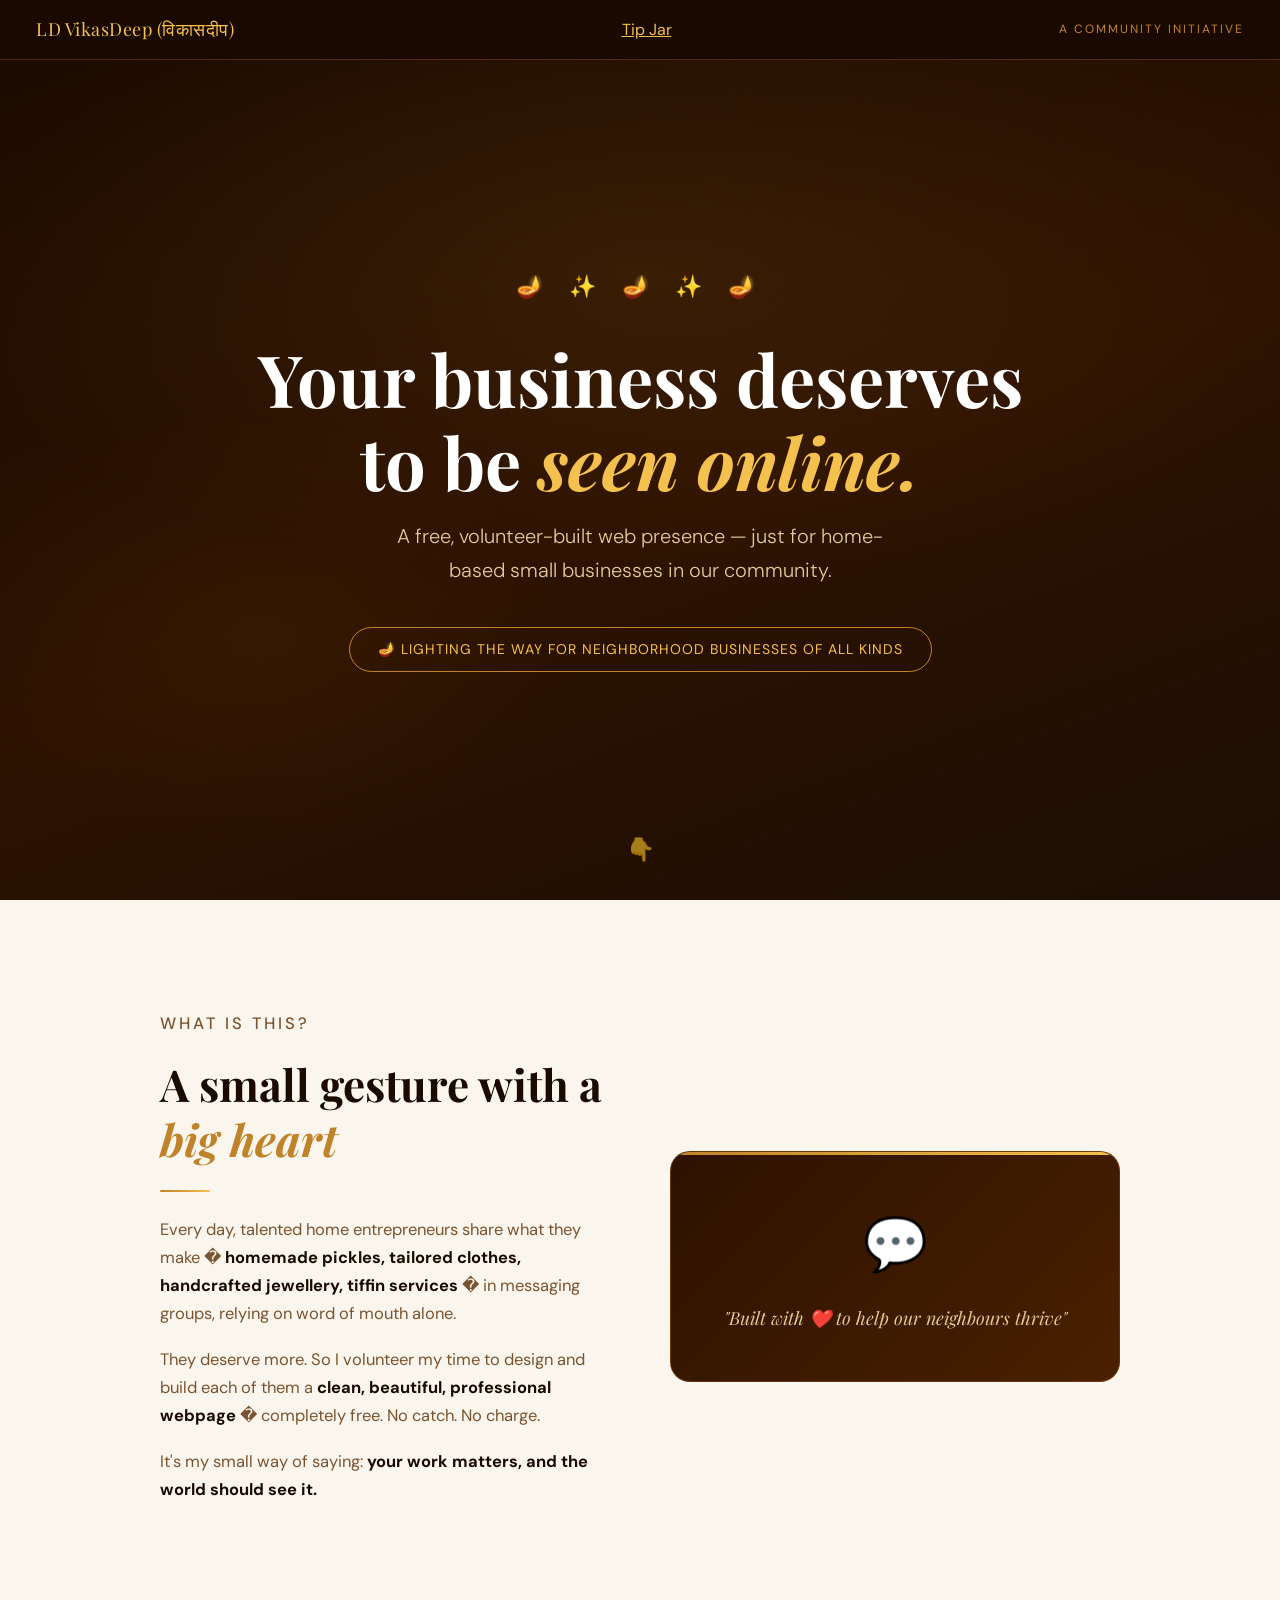
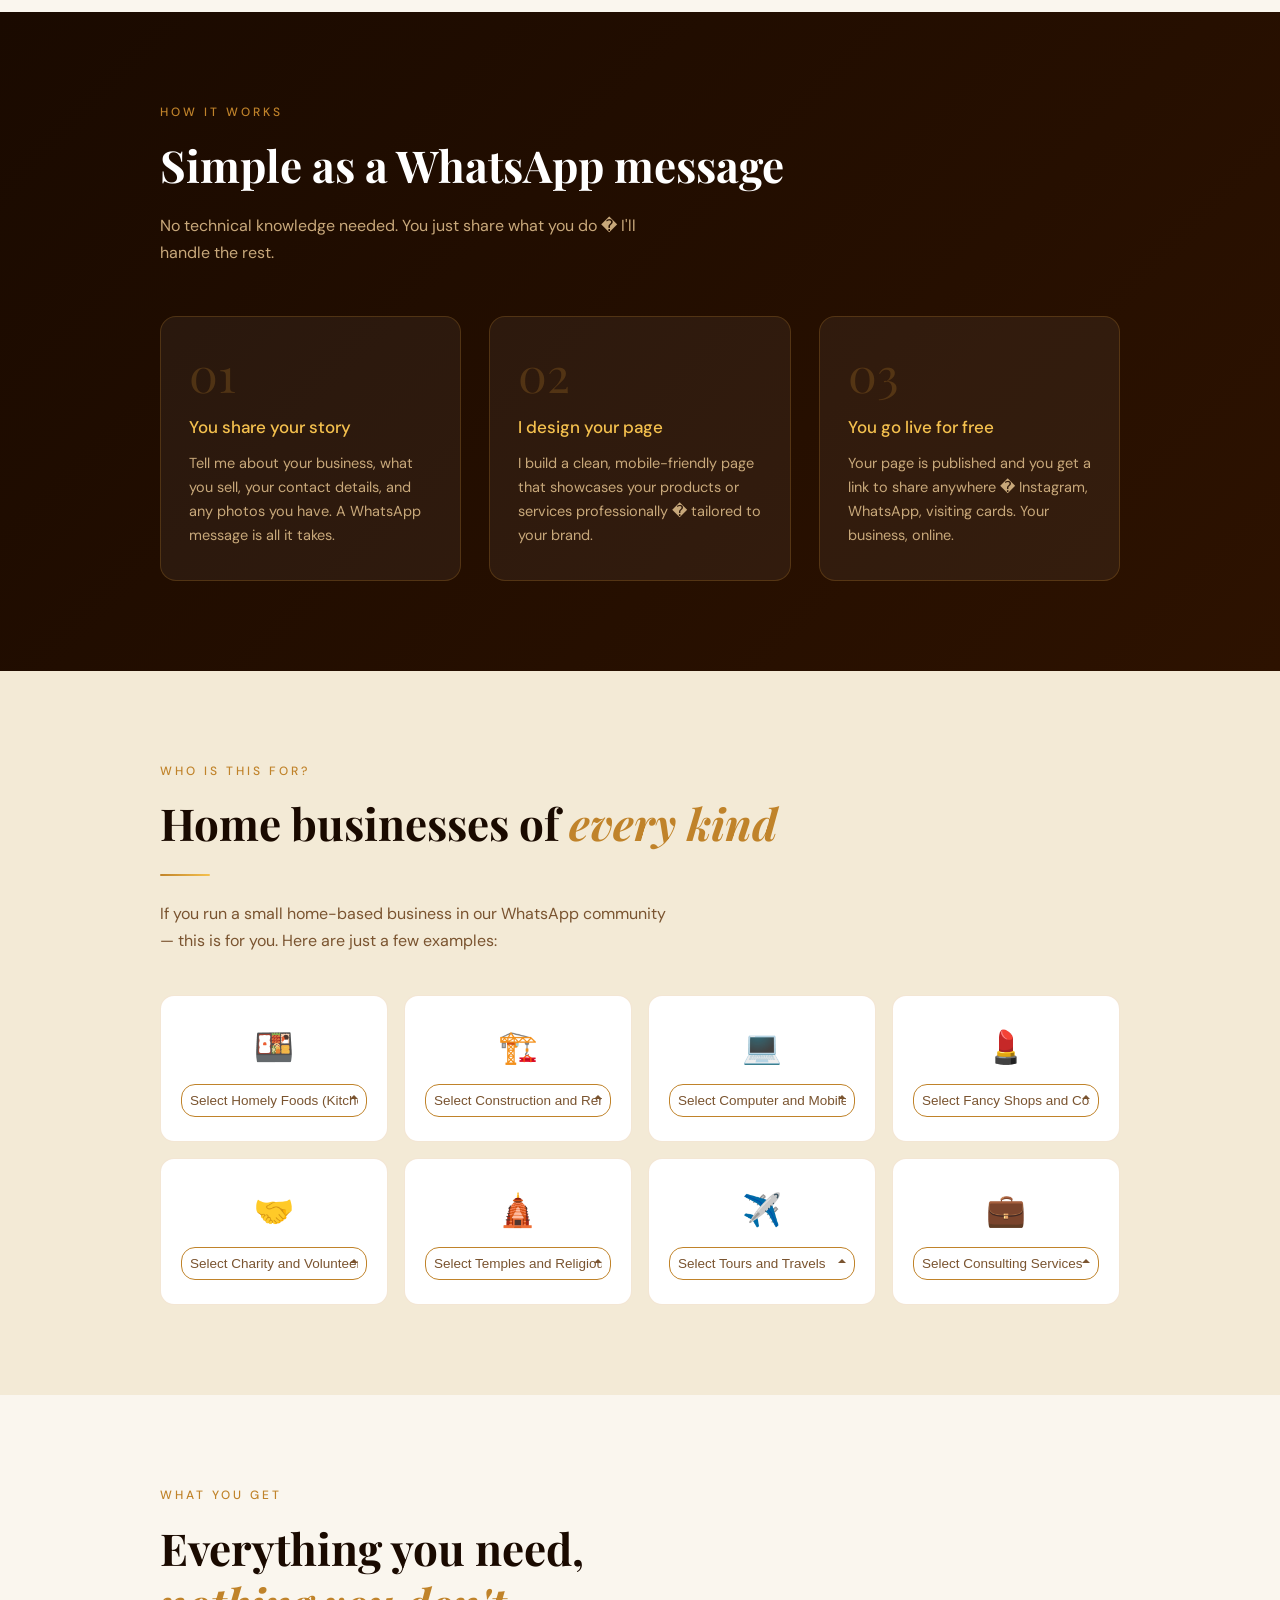
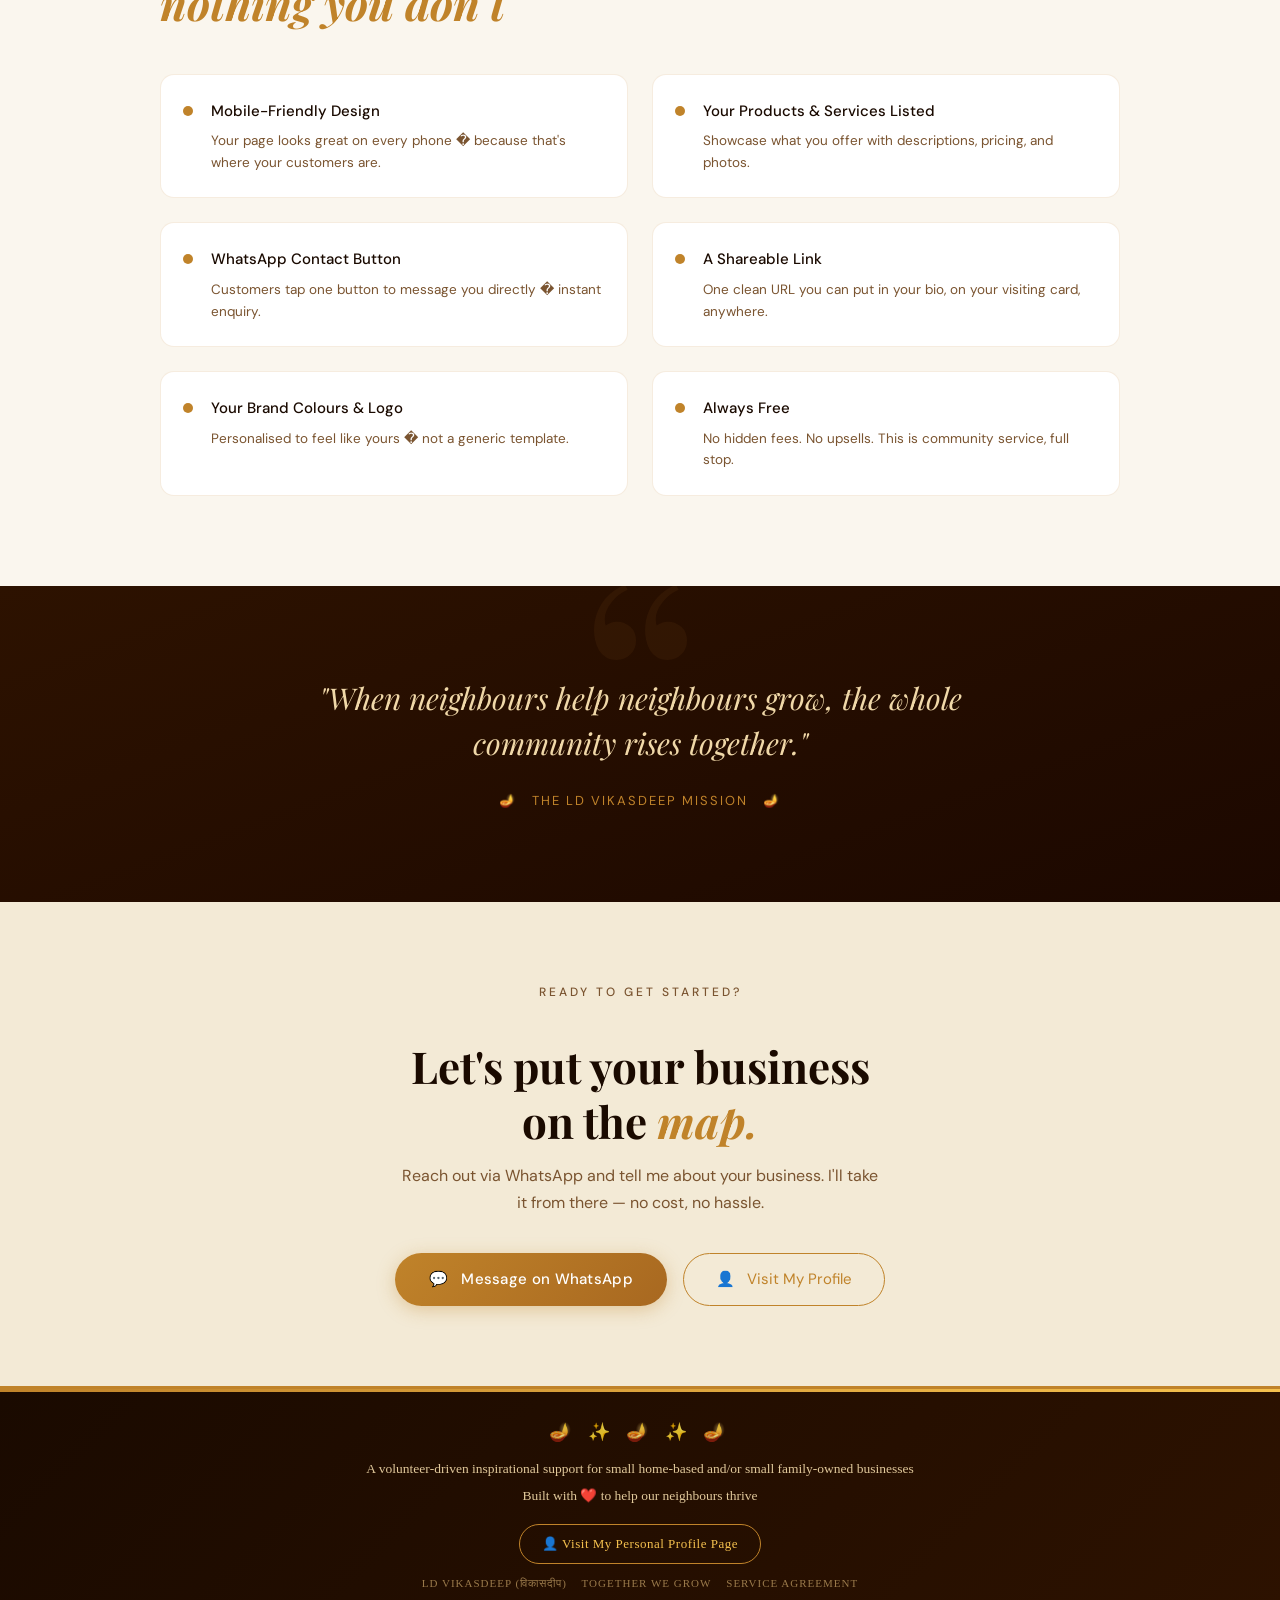
<file: index.html>
<!DOCTYPE html>
<html lang="en">
<head>
<meta charset="UTF-8">
<meta name="viewport" content="width=device-width, initial-scale=1.0">
<title>LD VikasDeep (विकासदीप)  Free Internet Presence for Neighborhood Businesses</title>
<link href="https://fonts.googleapis.com/css2?family=Playfair+Display:ital,wght@0,400;0,700;1,400&family=DM+Sans:wght@300;400;500&display=swap" rel="stylesheet">
<link rel="stylesheet" href="./assets/styles/styles.css"/>
</head>
<body>

<!-- -- NAV --><!-- Adding a link to the tip jar page -->
<nav>
  <a class="nav-brand" href="#">LD VikasDeep (विकासदीप)  <a href="tipjar.html" style="color:var(--gold2);">Tip Jar</a></a>
  <span class="nav-tag">A Community Initiative</span>
</nav>

<!-- -- HERO -- -->
<section class="hero">
  <div class="hero-kolam">🪔 ✨ 🪔 ✨ 🪔</div>
  <h1>Your business deserves<br>to be <em>seen online.</em></h1>
  <p class="hero-sub">A free, volunteer-built web presence — just for home-based small businesses in our community.</p>
  <span class="hero-badge">🪔 Lighting the way for neighborhood businesses of all kinds</span>
  <div class="hero-scroll">👇</div>
</section>

<!-- -- WHAT IS THIS -- -->
<section id="about">
  <div class="container">
    <div class="what-grid">
      <div class="what-text">
        <p class="section-label">What is this?</p>
        <h2 class="section-title">A small gesture with a <em>big heart</em></h2>
        <div class="divider-line"></div>
        <p>Every day, talented home entrepreneurs share what they make � <strong>homemade pickles, tailored clothes, handcrafted jewellery, tiffin services</strong> � in messaging groups, relying on word of mouth alone.</p>
        <p>They deserve more. So I volunteer my time to design and build each of them a <strong>clean, beautiful, professional webpage</strong> � completely free. No catch. No charge.</p>
        <p>It's my small way of saying: <strong>your work matters, and the world should see it.</strong></p>
      </div>
      <div class="what-visual">
        <span class="wa-icon">💬</span>
        <p>"Built with <span class="heart">❤️</span> to help our neighbours thrive"</p>
      </div>
    </div>
  </div>
</section>

<!-- -- HOW IT WORKS -- -->
<section class="how-section" id="how">
  <div class="container">
    <p class="section-label">How it works</p>
    <h2 class="section-title">Simple as a WhatsApp message</h2>
    <p class="subtitle">No technical knowledge needed. You just share what you do � I'll handle the rest.</p>
    <div class="steps-row">
      <div class="step-card">
        <span class="step-num">01</span>
        <h3>You share your story</h3>
        <p>Tell me about your business, what you sell, your contact details, and any photos you have. A WhatsApp message is all it takes.</p>
      </div>
      <div class="step-card">
        <span class="step-num">02</span>
        <h3>I design your page</h3>
        <p>I build a clean, mobile-friendly page that showcases your products or services professionally � tailored to your brand.</p>
      </div>
      <div class="step-card">
        <span class="step-num">03</span>
        <h3>You go live for free</h3>
        <p>Your page is published and you get a link to share anywhere � Instagram, WhatsApp, visiting cards. Your business, online.</p>
      </div>
    </div>
  </div>
</section>

<!-- -- WHO IS THIS FOR -- -->
<section class="for-section" id="who">
  <div class="container">
    <p class="section-label">Who is this for?</p>
    <h2 class="section-title">Home businesses of <em>every kind</em></h2>
    <div class="divider-line"></div>
    <p style="color:var(--muted);max-width:520px;">If you run a small home-based business in our WhatsApp community — this is for you. Here are just a few examples:</p>
    <div class="biz-grid" id="business-grid">

    </div>
    <script src="./assets/scripts/business-loader.js"></script>

  </div>
</section>

<!-- -- WHAT YOU GET -- -->
<section id="features">
  <div class="container">
    <p class="section-label">What you get</p>
    <h2 class="section-title">Everything you need,<br><em>nothing you don't</em></h2>
    <div class="get-grid">
      <div class="get-item"><div class="get-dot"></div><div><h4>Mobile-Friendly Design</h4><p>Your page looks great on every phone � because that's where your customers are.</p></div></div>
      <div class="get-item"><div class="get-dot"></div><div><h4>Your Products &amp; Services Listed</h4><p>Showcase what you offer with descriptions, pricing, and photos.</p></div></div>
      <div class="get-item"><div class="get-dot"></div><div><h4>WhatsApp Contact Button</h4><p>Customers tap one button to message you directly � instant enquiry.</p></div></div>
      <div class="get-item"><div class="get-dot"></div><div><h4>A Shareable Link</h4><p>One clean URL you can put in your bio, on your visiting card, anywhere.</p></div></div>
      <div class="get-item"><div class="get-dot"></div><div><h4>Your Brand Colours &amp; Logo</h4><p>Personalised to feel like yours � not a generic template.</p></div></div>
      <div class="get-item"><div class="get-dot"></div><div><h4>Always Free</h4><p>No hidden fees. No upsells. This is community service, full stop.</p></div></div>
    </div>
  </div>
</section>

<!-- -- QUOTE -- -->
<section class="quote-section">
  <div class="container">
    <blockquote>"When neighbours help neighbours grow, the whole community rises together."</blockquote>
    <p class="quote-credit">🪔 &nbsp; The LD VikasDeep Mission &nbsp; 🪔</p>
  </div>
</section>

<!-- -- CTA -- -->
<section class="cta-section" id="contact">
  <div class="container">
    <p class="section-label">Ready to get started?</p>
    <h2 class="section-title">Let's put your business<br>on the <em>map.</em></h2>
    <p>Reach out via WhatsApp and tell me about your business. I'll take it from there — no cost, no hassle.</p>
    <div class="cta-buttons">
      <a href="https://wa.me/919999999999" class="btn-primary" target="_blank">💬 &nbsp; Message on WhatsApp</a>
      <a href="https://lavanyadeepak.rf.gd/" class="btn-outline" target="_blank">👤 &nbsp; Visit My Profile</a>
    </div>
  </div>
</section>

<!-- -- FOOTER -- -->
<footer class="community-footer">
  <div class="kolam-divider">🪔 ✨ 🪔 ✨ 🪔</div>
  <p>A volunteer‑driven inspirational support for small home‑based and/or small family‑owned businesses</p>
  <p>Built with <span class="heart">❤️</span> to help our neighbours thrive</p>
  <a href="https://lavanyadeepak.rf.gd/" class="home-link" target="_blank" rel="noopener">
    👤 Visit My Personal Profile Page
  </a>
  <br>
  <span class="tag">LD VikasDeep (विकासदीप) &nbsp;&nbsp; Together We Grow &nbsp;&nbsp; <a href="tos.html" style="color:inherit;text-decoration:none;">Service Agreement</a></span>
</footer>

</body>
</html>
</file>
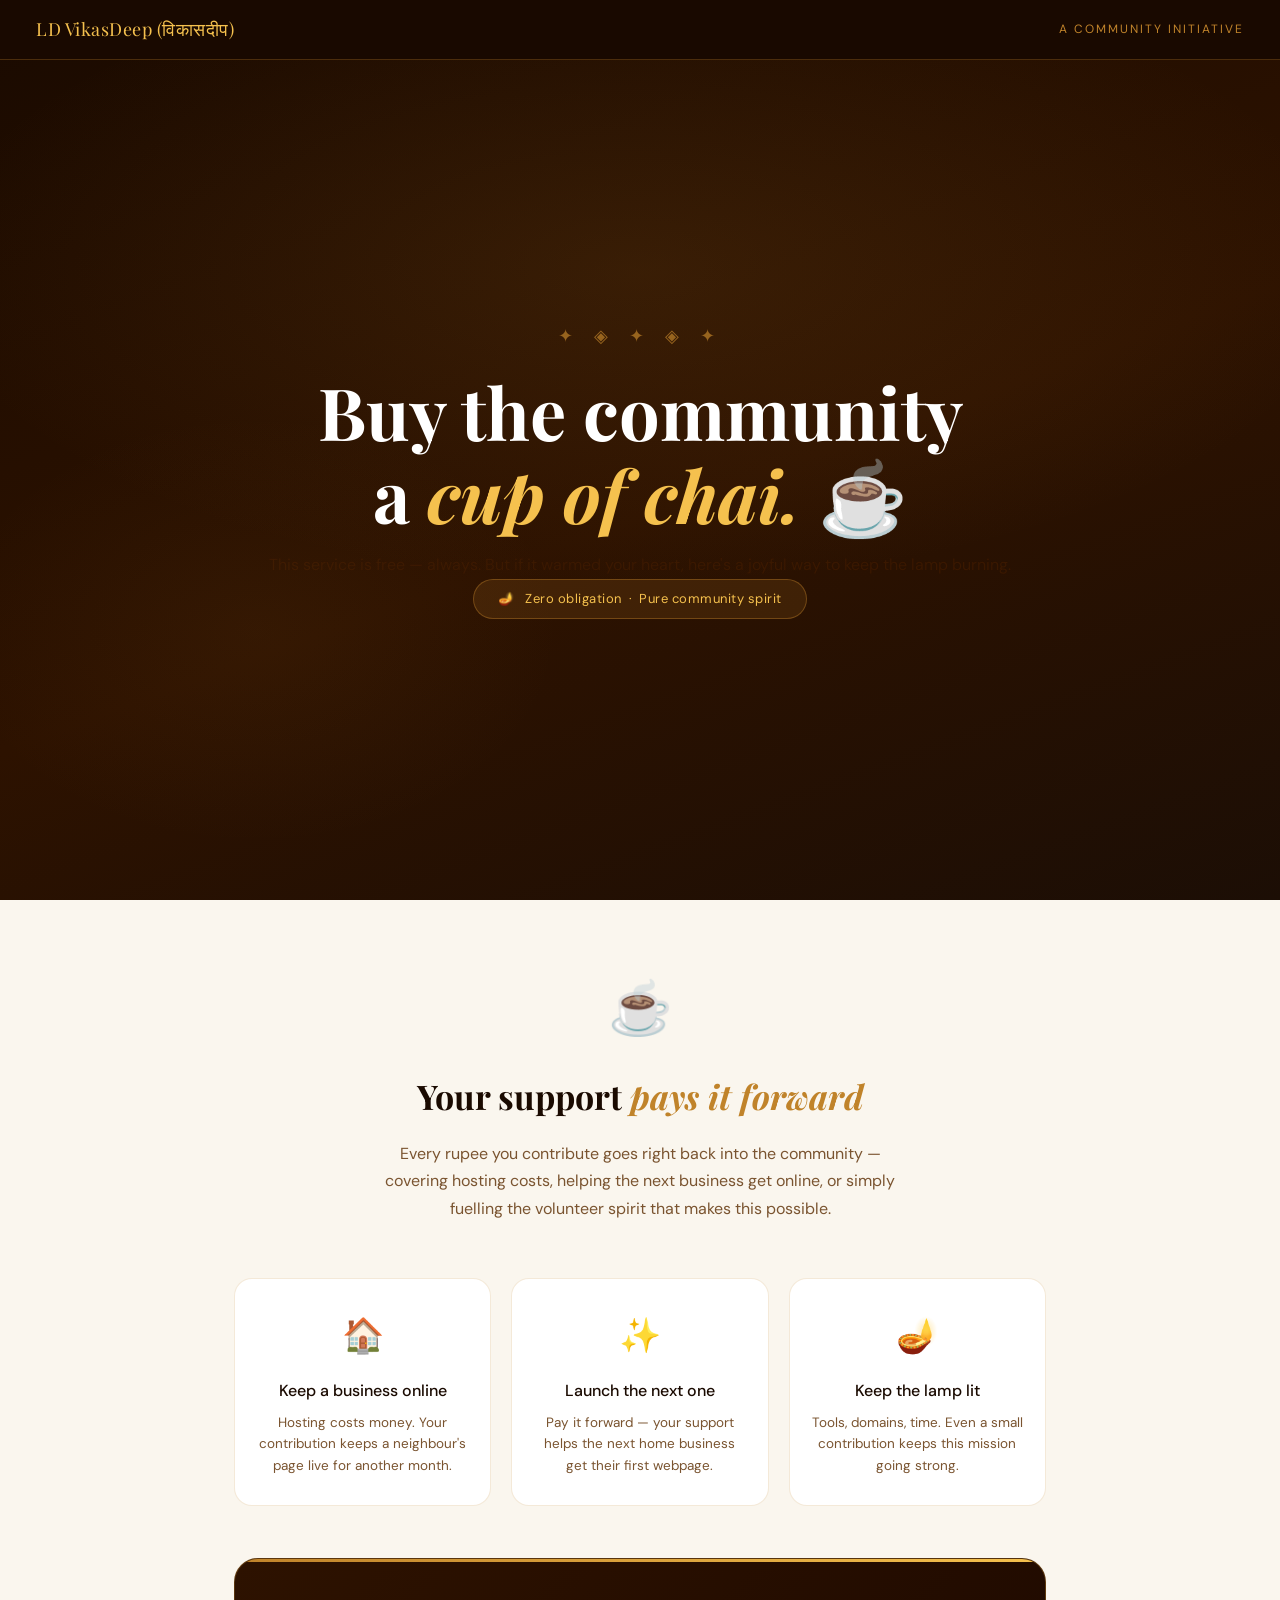
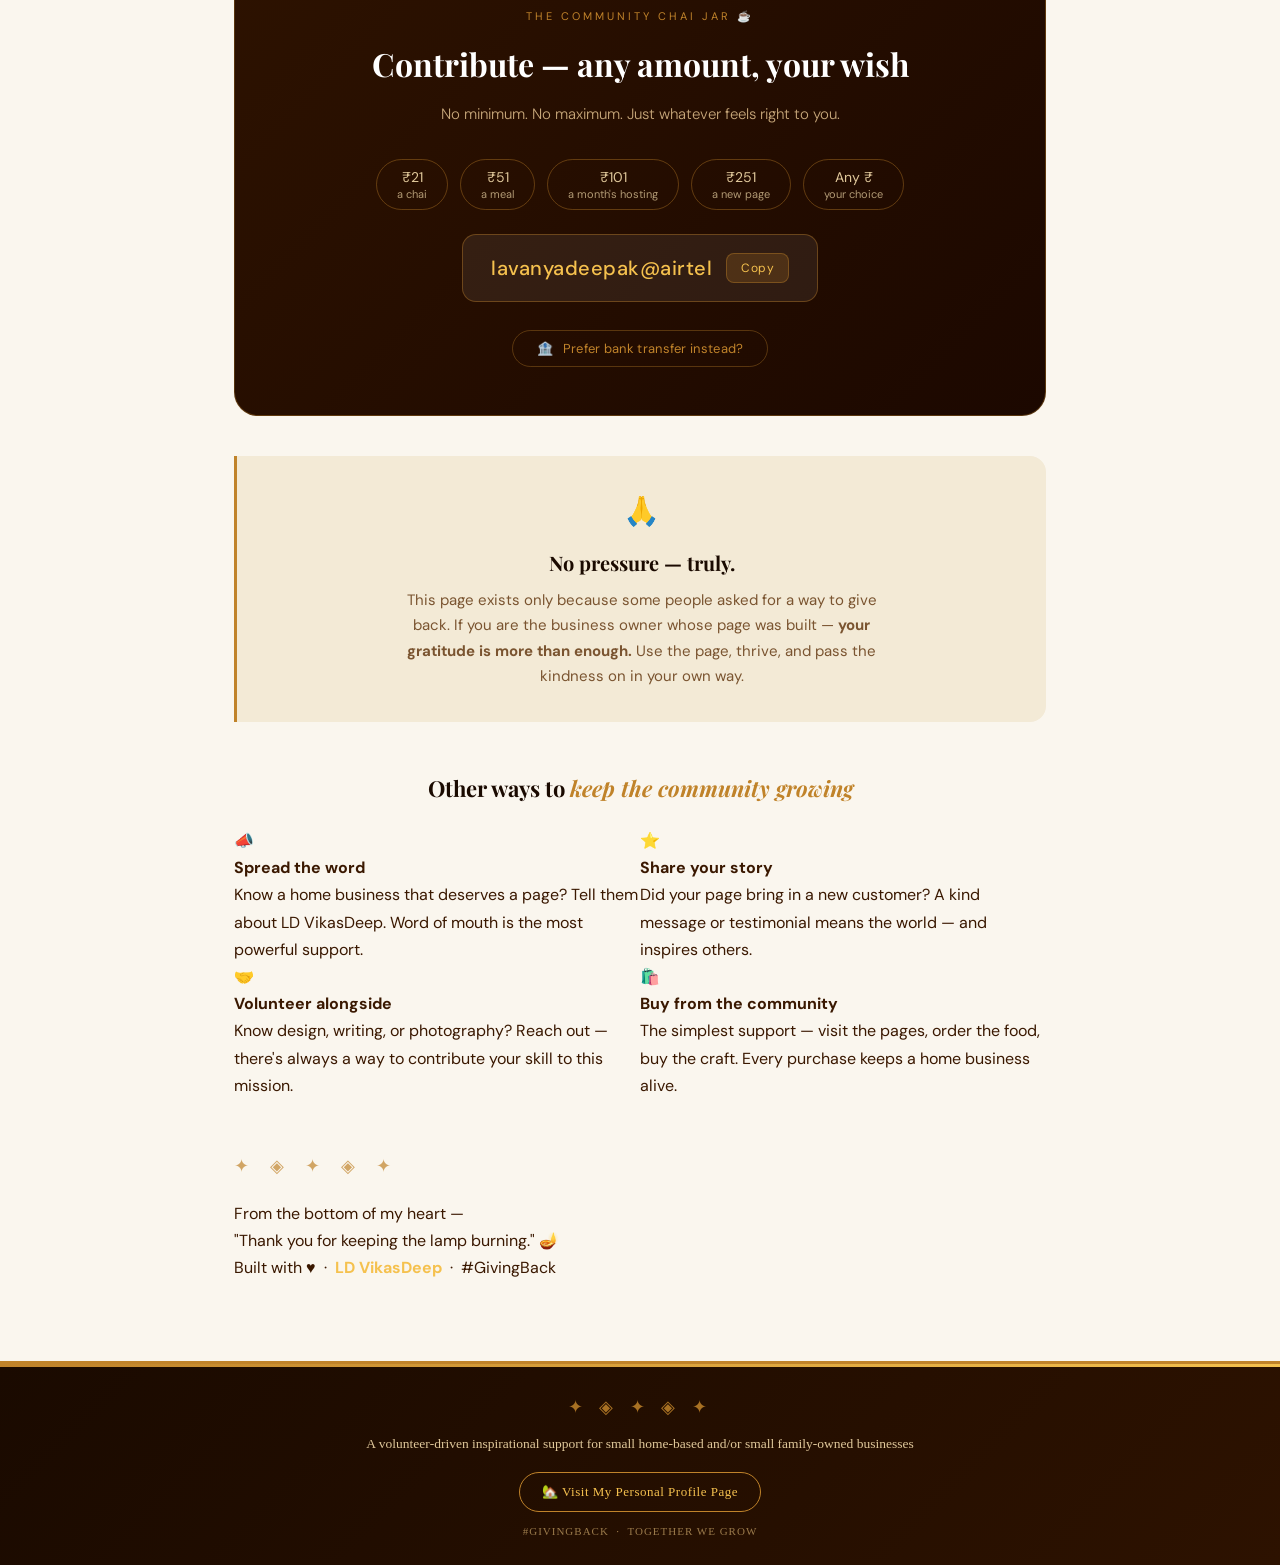
<file: tipjar.html>
<!DOCTYPE html>
<html lang="en">
<head>
<meta charset="UTF-8">
<meta name="viewport" content="width=device-width, initial-scale=1.0">
<title>Support the Mission – LD VikasDeep</title>
<link href="https://fonts.googleapis.com/css2?family=Playfair+Display:ital,wght@0,400;0,700;1,400&family=DM+Sans:wght@300;400;500&display=swap" rel="stylesheet">
<link rel="stylesheet" href="./assets/styles/styles.css">
</head>
<body>
<!-- -- NAV --><!-- Adding a link to the tip jar page -->
<nav>
  <a class="nav-brand" href="index.html">LD VikasDeep (विकासदीप)</a>
  <span class="nav-tag">A Community Initiative</span>
</nav>

<div class="hero">
  <div class="kolam">✦ ◈ ✦ ◈ ✦</div>
  <h1>Buy the community<br>a <em>cup of chai.</em> ☕</h1>
  <p>This service is free — always. But if it warmed your heart, here's a joyful way to keep the lamp burning.</p>
  <span class="free-badge">🪔 &nbsp; Zero obligation &nbsp;·&nbsp; Pure community spirit</span>
</div>

<div class="body-wrap">

  <div class="feel-note">
    <span class="chai-icon">☕</span>
    <h2>Your support <em>pays it forward</em></h2>
    <p>Every rupee you contribute goes right back into the community — covering hosting costs, helping the next business get online, or simply fuelling the volunteer spirit that makes this possible.</p>
  </div>

  <div class="ways-grid">
    <div class="way-card">
      <span class="way-icon">🏠</span>
      <h3>Keep a business online</h3>
      <p>Hosting costs money. Your contribution keeps a neighbour's page live for another month.</p>
    </div>
    <div class="way-card">
      <span class="way-icon">✨</span>
      <h3>Launch the next one</h3>
      <p>Pay it forward — your support helps the next home business get their first webpage.</p>
    </div>
    <div class="way-card">
      <span class="way-icon">🪔</span>
      <h3>Keep the lamp lit</h3>
      <p>Tools, domains, time. Even a small contribution keeps this mission going strong.</p>
    </div>
  </div>

  <div class="chai-jar">
    <span class="jar-label">The Community Chai Jar ☕</span>
    <h2>Contribute — any amount, your wish</h2>
    <p class="sub">No minimum. No maximum. Just whatever feels right to you.</p>

    <div class="amounts-row">
      <button class="amount-pill" onclick="selectAmount(this)">₹21<span class="pill-label">a chai</span></button>
      <button class="amount-pill" onclick="selectAmount(this)">₹51<span class="pill-label">a meal</span></button>
      <button class="amount-pill" onclick="selectAmount(this)">₹101<span class="pill-label">a month's hosting</span></button>
      <button class="amount-pill" onclick="selectAmount(this)">₹251<span class="pill-label">a new page</span></button>
      <button class="amount-pill" onclick="selectAmount(this)">Any ₹<span class="pill-label">your choice</span></button>
    </div>

    <div class="upi-display">
      <span class="upi-id" id="upi-id">lavanyadeepak@airtel</span>
      <button class="copy-btn" id="copy-btn" onclick="copyUPI()">Copy</button>
    </div>
    <br>
    <button class="bank-toggle-btn" onclick="toggleBank()">🏦 &nbsp; Prefer bank transfer instead?</button>

    <div class="bank-details" id="bank-details"> 
      <div class="bank-row"><span class="bank-key">Account Name</span><span class="bank-val">Lavanya Deepak</span></div>
      <div class="bank-row"><span class="bank-key">Account Number</span><span class="bank-val">— add yours —</span></div>
      <div class="bank-row"><span class="bank-key">IFSC Code</span><span class="bank-val">— add yours —</span></div>
      <div class="bank-row"><span class="bank-key">Bank</span><span class="bank-val">— add yours —</span></div>
    </div>
  </div>

  <div class="no-pressure">
    <span class="np-icon">🙏</span>
    <h3>No pressure — truly.</h3>
    <p>This page exists only because some people asked for a way to give back. If you are the business owner whose page was built — <strong>your gratitude is more than enough.</strong> Use the page, thrive, and pass the kindness on in your own way.</p>
  </div>

  <div class="other-ways">
    <h3>Other ways to <em>keep the community growing</em></h3>
    <div class="other-grid">
      <div class="other-card">
        <span class="oc-icon">📣</span>
        <div>
          <h4>Spread the word</h4>
          <p>Know a home business that deserves a page? Tell them about LD VikasDeep. Word of mouth is the most powerful support.</p>
        </div>
      </div>
      <div class="other-card">
        <span class="oc-icon">⭐</span>
        <div>
          <h4>Share your story</h4>
          <p>Did your page bring in a new customer? A kind message or testimonial means the world — and inspires others.</p>
        </div>
      </div>
      <div class="other-card">
        <span class="oc-icon">🤝</span>
        <div>
          <h4>Volunteer alongside</h4>
          <p>Know design, writing, or photography? Reach out — there's always a way to contribute your skill to this mission.</p>
        </div>
      </div>
      <div class="other-card">
        <span class="oc-icon">🛍️</span>
        <div>
          <h4>Buy from the community</h4>
          <p>The simplest support — visit the pages, order the food, buy the craft. Every purchase keeps a home business alive.</p>
        </div>
      </div>
    </div>
  </div>

  <div class="thankyou-band">
    <div class="kolam">✦ ◈ ✦ ◈ ✦</div>
    <p>From the bottom of my heart —</p>
    <div class="big-thanks">"Thank you for keeping the lamp burning." 🪔</div>
    <p>Built with <span class="heart">♥</span> &nbsp;·&nbsp; <strong style="color:var(--gold2);">LD VikasDeep</strong> &nbsp;·&nbsp; #GivingBack</p>
  </div>

</div>
<footer class="community-footer">
  <div class="kolam-divider">✦ ◈ ✦ ◈ ✦</div>
  <p>
    A volunteer‑driven inspirational support for small home‑based and/or small family‑owned businesses
  </p>
  <a href="https://lavanyadeepak.rf.gd/" class="home-link" target="_blank" rel="noopener">
    🏡 Visit My Personal Profile Page
  </a>
  <br>
  <span class="tag">#GivingBack &nbsp;·&nbsp; Together We Grow</span>
</footer>


<script>
function selectAmount(btn) {
  document.querySelectorAll('.amount-pill').forEach(p => p.classList.remove('active'));
  btn.classList.add('active');
}
function copyUPI() {
  const id = document.getElementById('upi-id').textContent;
  navigator.clipboard.writeText(id).then(() => {
    const btn = document.getElementById('copy-btn');
    btn.textContent = 'Copied!';
    btn.classList.add('copied');
    setTimeout(() => { btn.textContent = 'Copy'; btn.classList.remove('copied'); }, 2000);
  });
}
function toggleBank() {
  const d = document.getElementById('bank-details');
  d.classList.toggle('open');
}
</script>
</body>
</html>
</file>
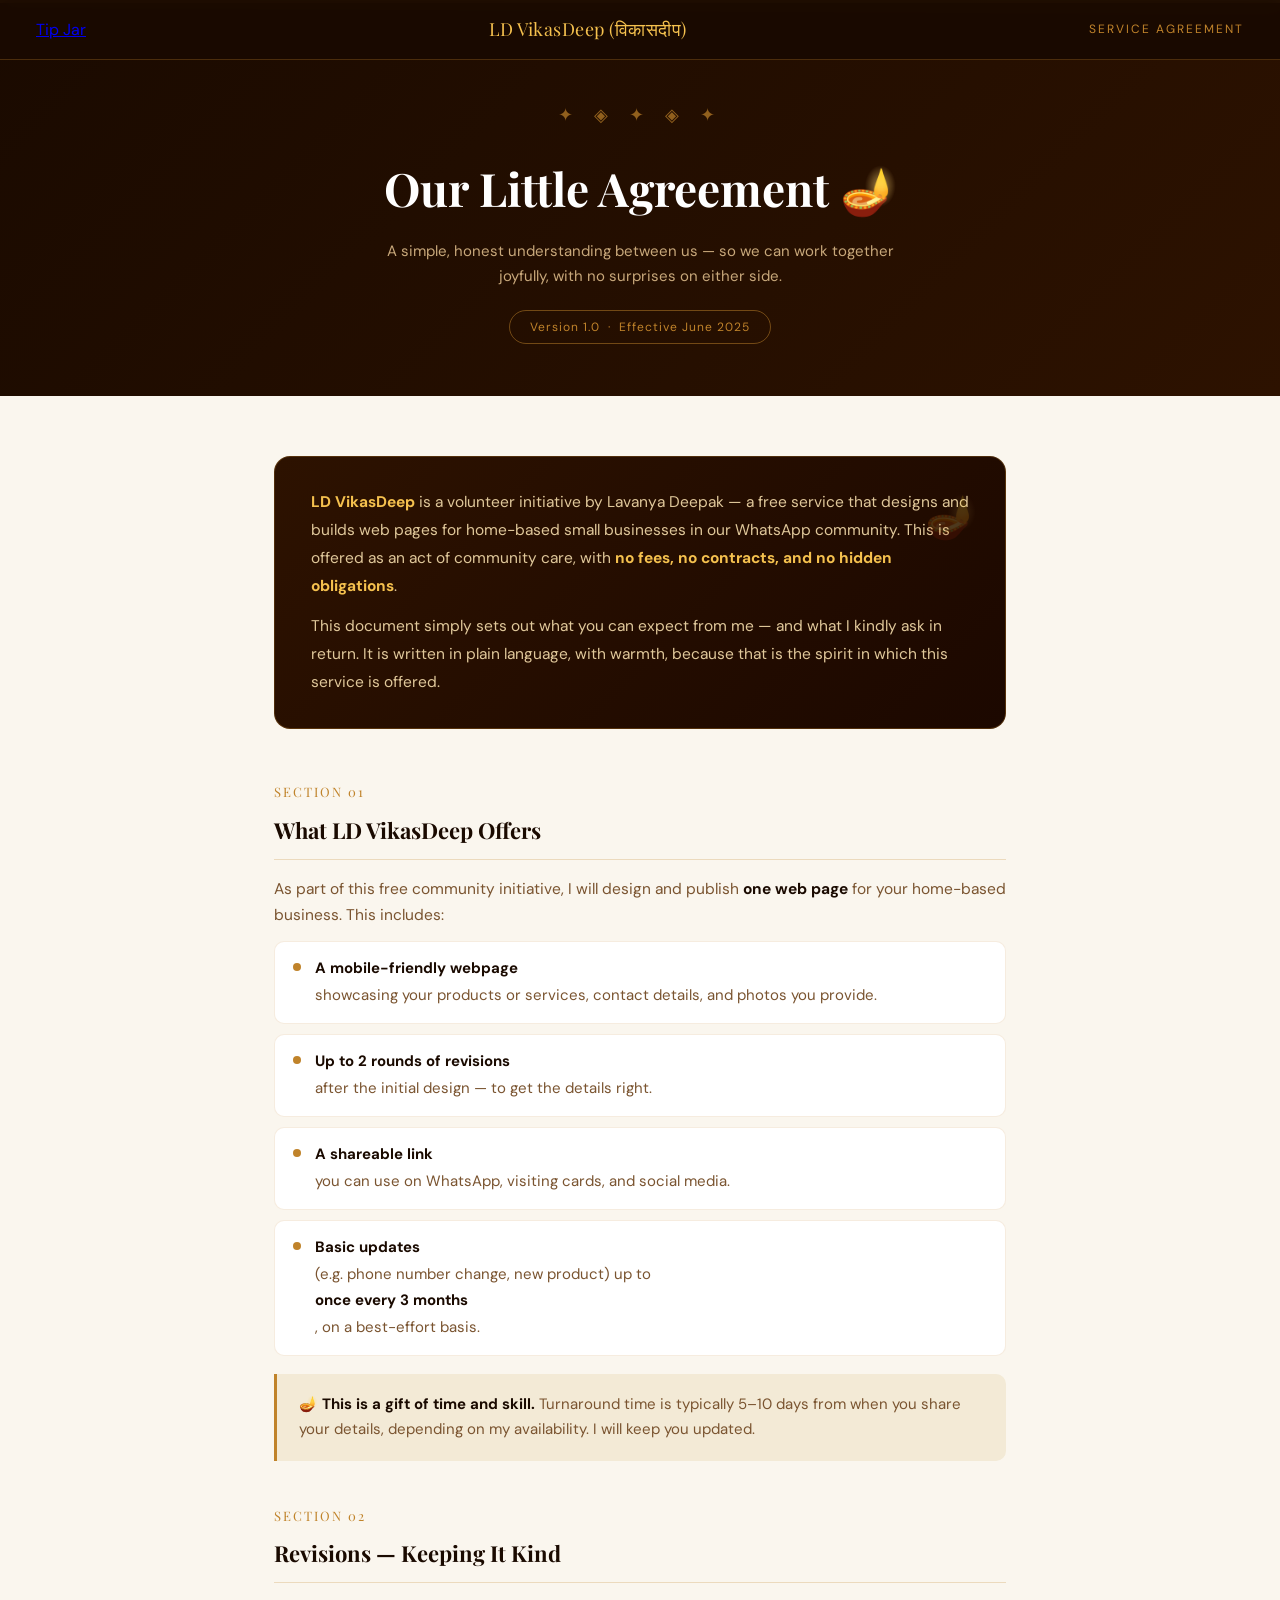
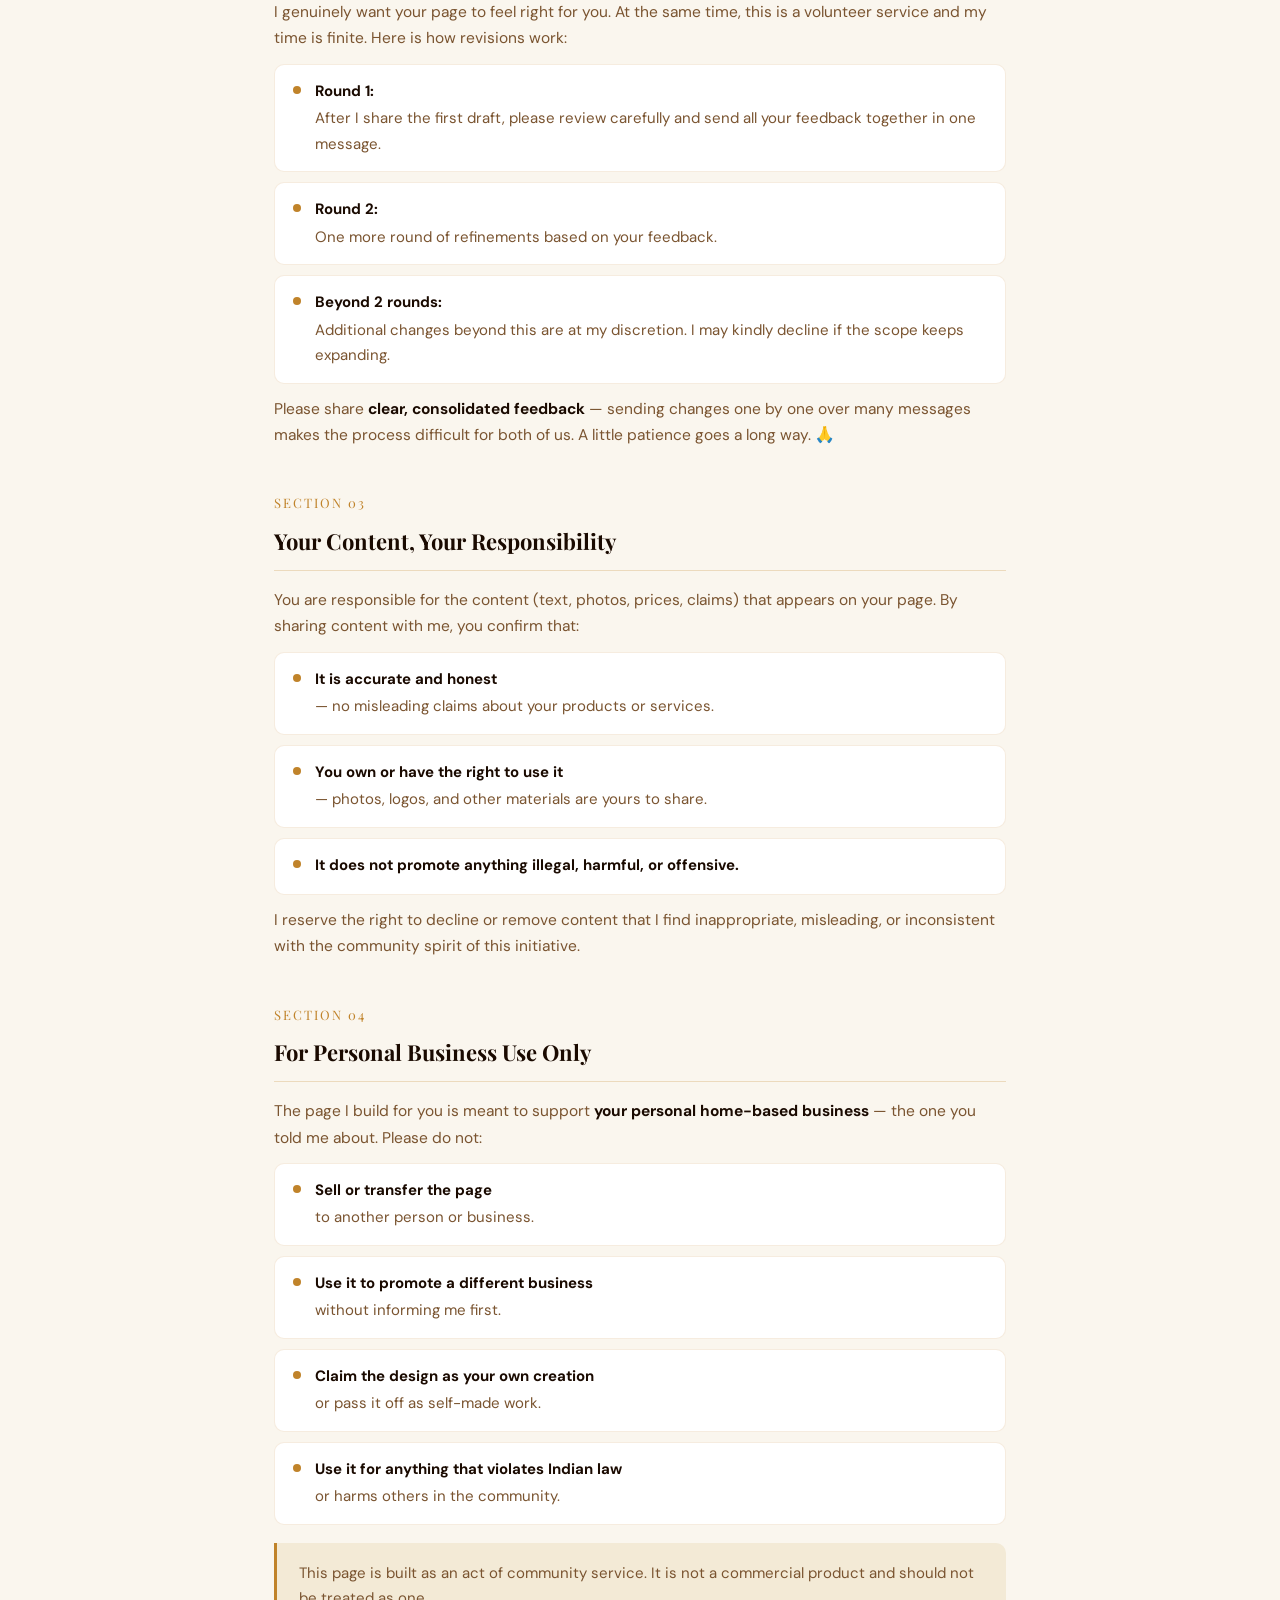
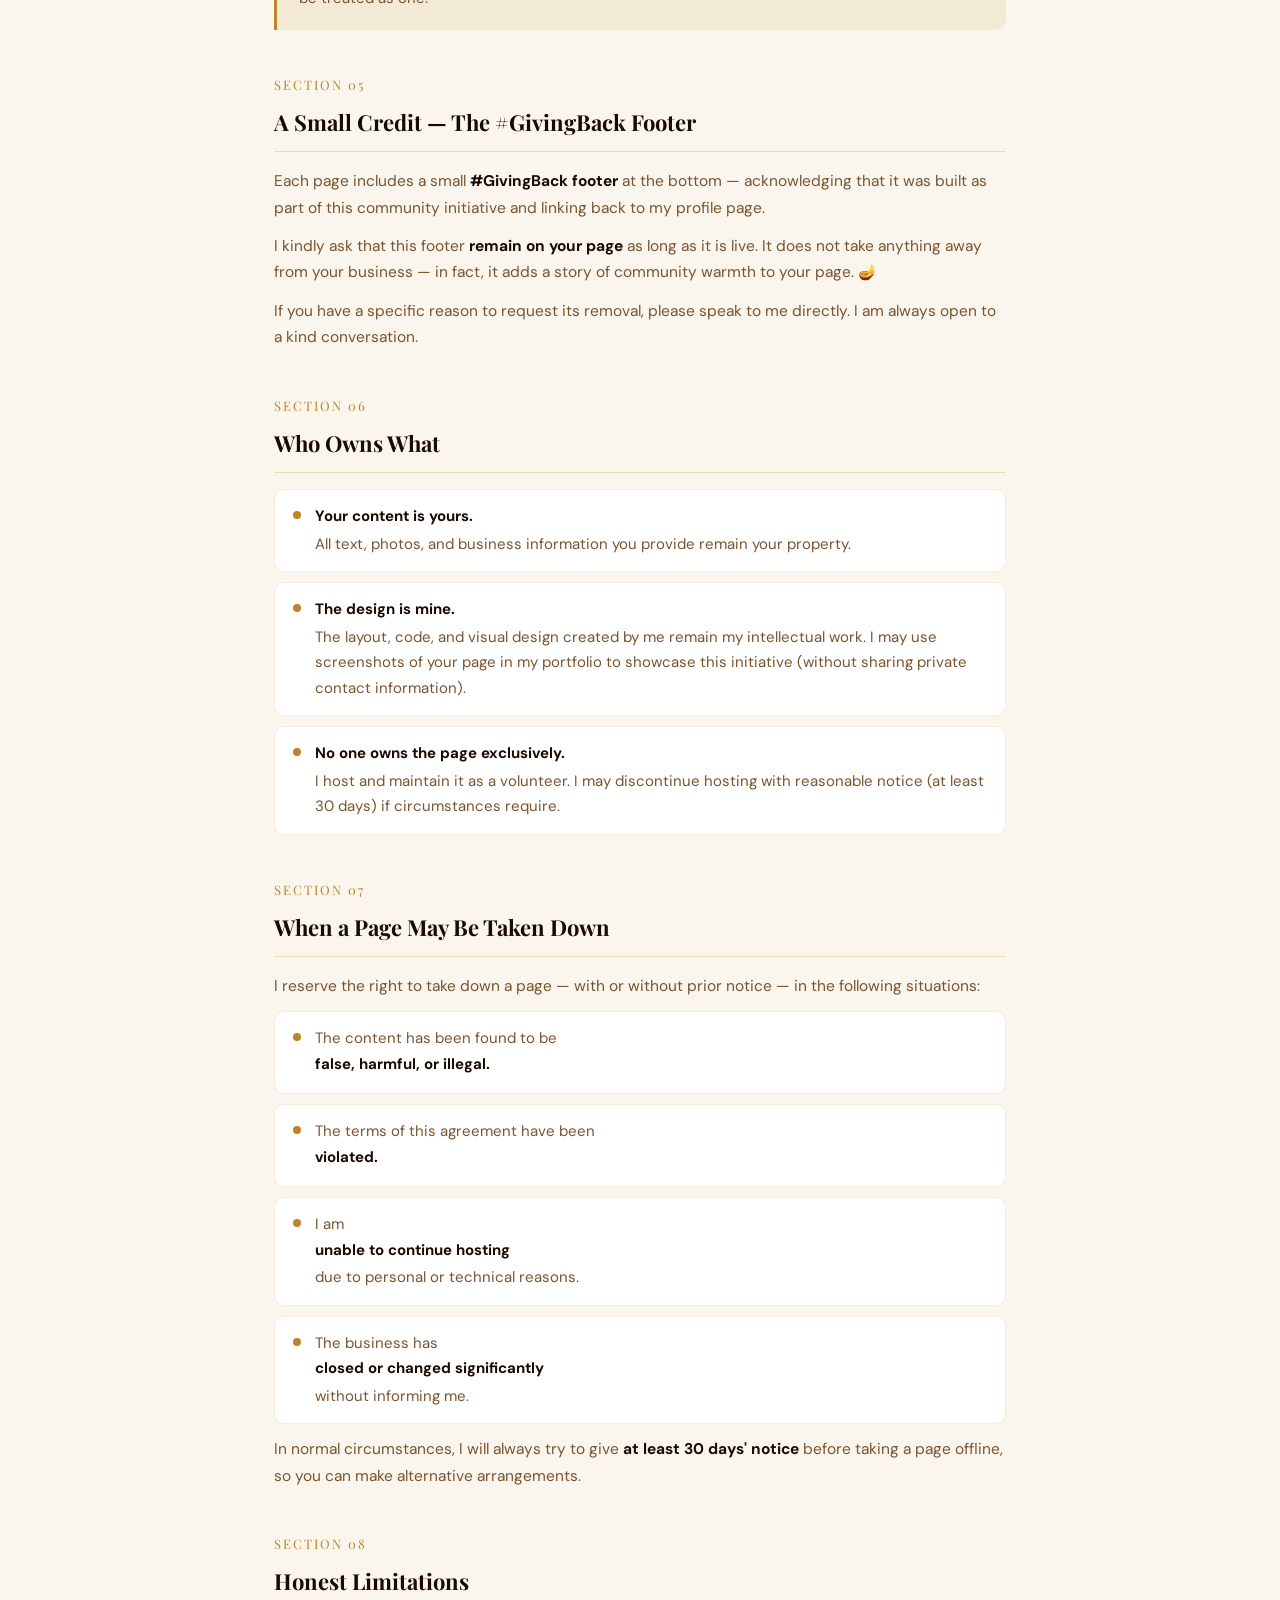
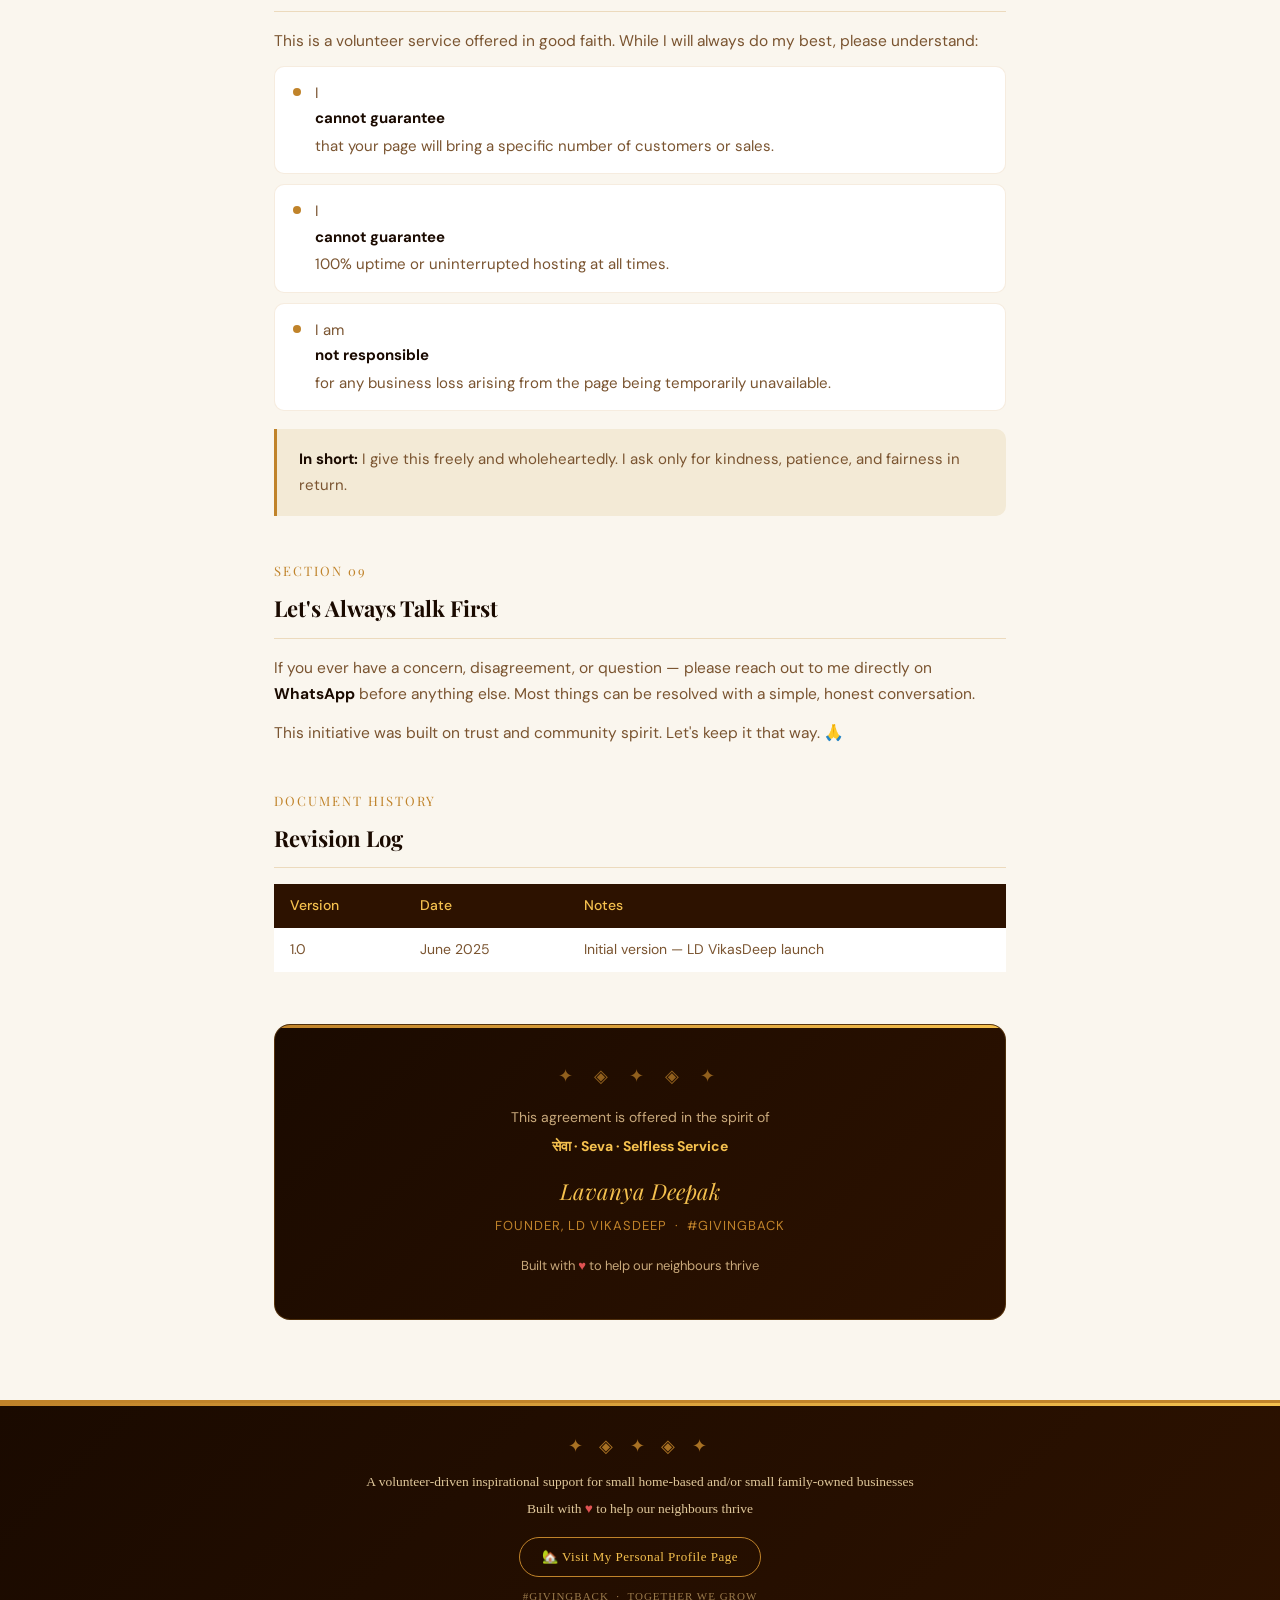
<file: tos.html>
<!DOCTYPE html>
<html lang="en">
<head>
<meta charset="UTF-8">
<meta name="viewport" content="width=device-width, initial-scale=1.0">
<title>Service Agreement – LD VikasDeep</title>
<link href="https://fonts.googleapis.com/css2?family=Playfair+Display:ital,wght@0,400;0,700;1,400&family=DM+Sans:wght@300;400;500&display=swap" rel="stylesheet">
<link rel="stylesheet" href="./assets/styles/styles.css"/>
</head>
<body>

<nav><!-- Adding a link back to the main page --> <a href="tipjar.html">Tip Jar</a>
  <a class="nav-brand" href="index.html">LD VikasDeep (विकासदीप)</a>
  <span class="nav-tag">Service Agreement</span>
</nav>

<!-- HERO BAND -->
<div class="tos-hero">
  <div class="kolam">✦ ◈ ✦ ◈ ✦</div>
  <h1>Our Little Agreement 🪔</h1>
  <p>A simple, honest understanding between us — so we can work together joyfully, with no surprises on either side.</p>
  <div class="version-badge">Version 1.0 &nbsp;·&nbsp; Effective June 2025</div>
</div>

<!-- BODY -->
<div class="tos-body">

  <!-- INTRO -->
  <div class="intro-card">
    <p>
      <strong>LD VikasDeep</strong> is a volunteer initiative by Lavanya Deepak — a free service that designs and builds web pages for home-based small businesses in our WhatsApp community. This is offered as an act of community care, with <strong>no fees, no contracts, and no hidden obligations</strong>.
    </p>
    <p style="margin-top: 12px;">
      This document simply sets out what you can expect from me — and what I kindly ask in return. It is written in plain language, with warmth, because that is the spirit in which this service is offered.
    </p>
  </div>

  <!-- 1. WHAT WE OFFER -->
  <div class="tos-section">
    <span class="section-num">Section 01</span>
    <h2>What LD VikasDeep Offers</h2>
    <p>As part of this free community initiative, I will design and publish <strong>one web page</strong> for your home-based business. This includes:</p>
    <ul class="rule-list">
      <li><div class="rule-dot"></div><div><strong>A mobile-friendly webpage</strong> showcasing your products or services, contact details, and photos you provide.</div></li>
      <li><div class="rule-dot"></div><div><strong>Up to 2 rounds of revisions</strong> after the initial design — to get the details right.</div></li>
      <li><div class="rule-dot"></div><div><strong>A shareable link</strong> you can use on WhatsApp, visiting cards, and social media.</div></li>
      <li><div class="rule-dot"></div><div><strong>Basic updates</strong> (e.g. phone number change, new product) up to <strong>once every 3 months</strong>, on a best-effort basis.</div></li>
    </ul>
    <div class="highlight-box">
      🪔 <strong>This is a gift of time and skill.</strong> Turnaround time is typically 5–10 days from when you share your details, depending on my availability. I will keep you updated.
    </div>
  </div>

  <!-- 2. REVISION POLICY -->
  <div class="tos-section">
    <span class="section-num">Section 02</span>
    <h2>Revisions — Keeping It Kind</h2>
    <p>I genuinely want your page to feel right for you. At the same time, this is a volunteer service and my time is finite. Here is how revisions work:</p>
    <ul class="rule-list">
      <li><div class="rule-dot"></div><div><strong>Round 1:</strong> After I share the first draft, please review carefully and send all your feedback together in one message.</div></li>
      <li><div class="rule-dot"></div><div><strong>Round 2:</strong> One more round of refinements based on your feedback.</div></li>
      <li><div class="rule-dot"></div><div><strong>Beyond 2 rounds:</strong> Additional changes beyond this are at my discretion. I may kindly decline if the scope keeps expanding.</div></li>
    </ul>
    <p>Please share <strong>clear, consolidated feedback</strong> — sending changes one by one over many messages makes the process difficult for both of us. A little patience goes a long way. 🙏</p>
  </div>

  <!-- 3. CONTENT & RESPONSIBILITY -->
  <div class="tos-section">
    <span class="section-num">Section 03</span>
    <h2>Your Content, Your Responsibility</h2>
    <p>You are responsible for the content (text, photos, prices, claims) that appears on your page. By sharing content with me, you confirm that:</p>
    <ul class="rule-list">
      <li><div class="rule-dot"></div><div><strong>It is accurate and honest</strong> — no misleading claims about your products or services.</div></li>
      <li><div class="rule-dot"></div><div><strong>You own or have the right to use it</strong> — photos, logos, and other materials are yours to share.</div></li>
      <li><div class="rule-dot"></div><div><strong>It does not promote anything illegal, harmful, or offensive.</strong></div></li>
    </ul>
    <p>I reserve the right to decline or remove content that I find inappropriate, misleading, or inconsistent with the community spirit of this initiative.</p>
  </div>

  <!-- 4. COMMERCIAL USE -->
  <div class="tos-section">
    <span class="section-num">Section 04</span>
    <h2>For Personal Business Use Only</h2>
    <p>The page I build for you is meant to support <strong>your personal home-based business</strong> — the one you told me about. Please do not:</p>
    <ul class="rule-list">
      <li><div class="rule-dot"></div><div><strong>Sell or transfer the page</strong> to another person or business.</div></li>
      <li><div class="rule-dot"></div><div><strong>Use it to promote a different business</strong> without informing me first.</div></li>
      <li><div class="rule-dot"></div><div><strong>Claim the design as your own creation</strong> or pass it off as self-made work.</div></li>
      <li><div class="rule-dot"></div><div><strong>Use it for anything that violates Indian law</strong> or harms others in the community.</div></li>
    </ul>
    <div class="highlight-box">
      This page is built as an act of community service. It is not a commercial product and should not be treated as one.
    </div>
  </div>

  <!-- 5. ATTRIBUTION -->
  <div class="tos-section">
    <span class="section-num">Section 05</span>
    <h2>A Small Credit — The #GivingBack Footer</h2>
    <p>Each page includes a small <strong>#GivingBack footer</strong> at the bottom — acknowledging that it was built as part of this community initiative and linking back to my profile page.</p>
    <p>I kindly ask that this footer <strong>remain on your page</strong> as long as it is live. It does not take anything away from your business — in fact, it adds a story of community warmth to your page. 🪔</p>
    <p>If you have a specific reason to request its removal, please speak to me directly. I am always open to a kind conversation.</p>
  </div>

  <!-- 6. OWNERSHIP -->
  <div class="tos-section">
    <span class="section-num">Section 06</span>
    <h2>Who Owns What</h2>
    <ul class="rule-list">
      <li><div class="rule-dot"></div><div><strong>Your content is yours.</strong> All text, photos, and business information you provide remain your property.</div></li>
      <li><div class="rule-dot"></div><div><strong>The design is mine.</strong> The layout, code, and visual design created by me remain my intellectual work. I may use screenshots of your page in my portfolio to showcase this initiative (without sharing private contact information).</div></li>
      <li><div class="rule-dot"></div><div><strong>No one owns the page exclusively.</strong> I host and maintain it as a volunteer. I may discontinue hosting with reasonable notice (at least 30 days) if circumstances require.</div></li>
    </ul>
  </div>

  <!-- 7. DISCONTINUATION -->
  <div class="tos-section">
    <span class="section-num">Section 07</span>
    <h2>When a Page May Be Taken Down</h2>
    <p>I reserve the right to take down a page — with or without prior notice — in the following situations:</p>
    <ul class="rule-list">
      <li><div class="rule-dot"></div><div>The content has been found to be <strong>false, harmful, or illegal.</strong></div></li>
      <li><div class="rule-dot"></div><div>The terms of this agreement have been <strong>violated.</strong></div></li>
      <li><div class="rule-dot"></div><div>I am <strong>unable to continue hosting</strong> due to personal or technical reasons.</div></li>
      <li><div class="rule-dot"></div><div>The business has <strong>closed or changed significantly</strong> without informing me.</div></li>
    </ul>
    <p>In normal circumstances, I will always try to give <strong>at least 30 days' notice</strong> before taking a page offline, so you can make alternative arrangements.</p>
  </div>

  <!-- 8. NO WARRANTIES -->
  <div class="tos-section">
    <span class="section-num">Section 08</span>
    <h2>Honest Limitations</h2>
    <p>This is a volunteer service offered in good faith. While I will always do my best, please understand:</p>
    <ul class="rule-list">
      <li><div class="rule-dot"></div><div>I <strong>cannot guarantee</strong> that your page will bring a specific number of customers or sales.</div></li>
      <li><div class="rule-dot"></div><div>I <strong>cannot guarantee</strong> 100% uptime or uninterrupted hosting at all times.</div></li>
      <li><div class="rule-dot"></div><div>I am <strong>not responsible</strong> for any business loss arising from the page being temporarily unavailable.</div></li>
    </ul>
    <div class="highlight-box">
      <strong>In short:</strong> I give this freely and wholeheartedly. I ask only for kindness, patience, and fairness in return.
    </div>
  </div>

  <!-- 9. HOW TO REACH ME -->
  <div class="tos-section">
    <span class="section-num">Section 09</span>
    <h2>Let's Always Talk First</h2>
    <p>If you ever have a concern, disagreement, or question — please reach out to me directly on <strong>WhatsApp</strong> before anything else. Most things can be resolved with a simple, honest conversation.</p>
    <p>This initiative was built on trust and community spirit. Let's keep it that way. 🙏</p>
  </div>

  <!-- REVISION LOG -->
  <div class="tos-section">
    <span class="section-num">Document History</span>
    <h2>Revision Log</h2>
    <table class="revisions">
      <thead><tr><th>Version</th><th>Date</th><th>Notes</th></tr></thead>
      <tbody>
        <tr><td>1.0</td><td>June 2025</td><td>Initial version — LD VikasDeep launch</td></tr>
      </tbody>
    </table>
  </div>

  <!-- SIGNATURE -->
  <div class="sig-block">
    <div class="kolam">✦ ◈ ✦ ◈ ✦</div>
    <p>This agreement is offered in the spirit of</p>
    <p><strong style="color:var(--gold2);">सेवा · Seva · Selfless Service</strong></p>
    <div class="sig-name">Lavanya Deepak</div>
    <div class="sig-title">Founder, LD VikasDeep &nbsp;·&nbsp; #GivingBack</div>
    <p style="margin-top:18px; font-size:13px;">Built with <span class="heart">♥</span> to help our neighbours thrive</p>
  </div>

</div>

<!-- FOOTER -->
<footer class="community-footer">
  <div class="kolam-divider">✦ ◈ ✦ ◈ ✦</div>
  <p>A volunteer‑driven inspirational support for small home‑based and/or small family‑owned businesses</p>
  <p>Built with <span class="heart">♥</span> to help our neighbours thrive</p>
  <a href="https://lavanyadeepak.rf.gd/" class="home-link" target="_blank" rel="noopener">
    🏡 Visit My Personal Profile Page
  </a>
  <br>
  <span class="tag">#GivingBack &nbsp;·&nbsp; Together We Grow</span>
</footer>

</body>
</html>
</file>
<file: assets/styles/styles.css>
*, *::before, *::after { box-sizing: border-box; margin: 0; padding: 0; }

  :root {
    --cream:    #faf6ee;
    --cream2:   #f3ead6;
    --brown:    #1a0a00;
    --brown2:   #2d1200;
    --brown3:   #4a2000;
    --gold:     #c0832a;
    --gold2:    #f5c14e;
    --text:     #3a1800;
    --muted:    #7a5430;
    --white:    #ffffff;
  }

  html { scroll-behavior: smooth; }

  body {
    background: var(--cream);
    color: var(--text);
    font-family: 'DM Sans', sans-serif;
    font-size: 16px;
    line-height: 1.7;
    overflow-x: hidden;
  }

  /* -- NAV ------------------------------- */
  nav {
    position: fixed; top: 0; left: 0; right: 0; z-index: 100;
    background: rgba(26,10,0,0.96);
    backdrop-filter: blur(8px);
    display: flex; align-items: center; justify-content: space-between;
    padding: 14px 36px;
    border-bottom: 1px solid rgba(192,131,42,0.3);
  }
  .nav-brand {
    font-family: 'Playfair Display', serif;
    color: var(--gold2);
    font-size: 18px;
    letter-spacing: 0.5px;
    text-decoration: none;
  }
  .nav-tag {
    font-size: 12px;
    color: var(--gold);
    letter-spacing: 2px;
    text-transform: uppercase;
  }

  /* -- HERO ------------------------------- */
  .hero {
    min-height: 100vh;
    background: linear-gradient(160deg, var(--brown) 0%, var(--brown2) 55%, #1c0e05 100%);
    display: flex; align-items: center; justify-content: center;
    flex-direction: column;
    text-align: center;
    padding: 120px 24px 80px;
    position: relative;
    overflow: hidden;
  }
  .hero::before {
    content: '';
    position: absolute; inset: 0;
    background:
      radial-gradient(ellipse 80% 50% at 50% 30%, rgba(192,131,42,0.12) 0%, transparent 70%),
      radial-gradient(ellipse 40% 40% at 20% 70%, rgba(192,131,42,0.06) 0%, transparent 60%);
    pointer-events: none;
  }
  .hero-kolam {
    font-size: 22px;
    letter-spacing: 10px;
    color: var(--gold);
    opacity: 0.7;
    margin-bottom: 32px;
    animation: fadeUp 0.8s ease both;
  }
  .hero h1 {
    font-family: 'Playfair Display', serif;
    font-size: clamp(36px, 7vw, 72px);
    color: var(--white);
    line-height: 1.15;
    max-width: 820px;
    animation: fadeUp 0.9s ease 0.1s both;
    margin-bottom: 16px;
  }
  .hero h1 em {
    font-style: italic;
    color: var(--gold2);
  }
  .hero-sub {
    font-size: clamp(16px, 2.5vw, 20px);
    color: #e0c89a;
    max-width: 540px;
    margin: 0 auto 40px;
    font-weight: 300;
    animation: fadeUp 1s ease 0.2s both;
  }
  .hero-badge {
    display: inline-block;
    border: 1.5px solid var(--gold);
    border-radius: 30px;
    padding: 10px 28px;
    color: var(--gold2);
    font-size: 14px;
    letter-spacing: 1px;
    text-transform: uppercase;
    animation: fadeUp 1s ease 0.3s both;
  }
  .hero-scroll {
    position: absolute; bottom: 32px; left: 50%; transform: translateX(-50%);
    color: var(--gold);
    font-size: 22px;
    animation: bounce 2s ease-in-out infinite;
    opacity: 0.6;
  }

  /* -- SECTION BASE ----------------------- */
  section {
    padding: 90px 24px;
  }
  .container {
    max-width: 960px;
    margin: 0 auto;
  }
  .section-label {
    font-size: 12px;
    letter-spacing: 3px;
    text-transform: uppercase;
    color: var(--gold);
    margin-bottom: 14px;
    font-weight: 500;
  }
  .section-title {
    font-family: 'Playfair Display', serif;
    font-size: clamp(28px, 4vw, 44px);
    color: var(--brown);
    line-height: 1.25;
    margin-bottom: 20px;
  }
  .section-title em {
    font-style: italic;
    color: var(--gold);
  }
  .divider-line {
    width: 50px;
    height: 2px;
    background: linear-gradient(90deg, var(--gold), var(--gold2));
    border-radius: 2px;
    margin: 24px 0;
  }

  /* -- WHAT IS THIS ----------------------- */
  .what-grid {
    display: grid;
    grid-template-columns: 1fr 1fr;
    gap: 60px;
    align-items: center;
    margin-top: 20px;
  }
  .what-text p {
    color: var(--muted);
    margin-bottom: 18px;
    font-size: 16.5px;
  }
  .what-text strong { color: var(--brown); }
  .what-visual {
    background: linear-gradient(135deg, var(--brown2), var(--brown3));
    border-radius: 20px;
    padding: 48px 36px;
    text-align: center;
    position: relative;
    overflow: hidden;
    border: 1px solid rgba(192,131,42,0.3);
  }
  .what-visual::before {
    content: '';
    position: absolute; top: 0; left: 0; right: 0; height: 3px;
    background: linear-gradient(90deg, var(--gold), var(--gold2), var(--gold));
    background-size: 200%;
    animation: shimmer 3s linear infinite;
  }
  .wa-icon {
    font-size: 52px;
    margin-bottom: 16px;
    display: block;
  }
  .what-visual p {
    color: #e0c89a;
    font-family: 'Playfair Display', serif;
    font-style: italic;
    font-size: 18px;
    line-height: 1.6;
  }
  .what-visual span.heart {
    color: #e05252;
    display: inline-block;
    animation: pulse 1.4s ease-in-out infinite;
  }

  /* -- HOW IT WORKS ----------------------- */
  .how-section {
    background: linear-gradient(135deg, var(--brown) 0%, var(--brown2) 100%);
    padding: 90px 24px;
    position: relative;
    overflow: hidden;
  }
  .how-section .section-title { color: var(--white); }
  .how-section .section-label { color: var(--gold); }
  .how-section p.subtitle { color: #c8a87a; margin-bottom: 50px; max-width: 520px; }

  .steps-row {
    display: grid;
    grid-template-columns: repeat(3, 1fr);
    gap: 28px;
    margin-top: 10px;
  }
  .step-card {
    background: rgba(255,255,255,0.05);
    border: 1px solid rgba(192,131,42,0.25);
    border-radius: 16px;
    padding: 32px 28px;
    position: relative;
    transition: transform 0.3s ease, border-color 0.3s ease;
  }
  .step-card:hover {
    transform: translateY(-4px);
    border-color: rgba(192,131,42,0.6);
  }
  .step-num {
    font-family: 'Playfair Display', serif;
    font-size: 48px;
    color: rgba(192,131,42,0.25);
    line-height: 1;
    margin-bottom: 16px;
    display: block;
  }
  .step-card h3 {
    color: var(--gold2);
    font-size: 17px;
    font-weight: 500;
    margin-bottom: 10px;
  }
  .step-card p {
    color: #c8a87a;
    font-size: 14.5px;
    line-height: 1.65;
  }

  /* -- WHO IS THIS FOR -------------------- */
  .for-section {
    background: var(--cream2);
  }
  .biz-grid {
    display: grid;
    grid-template-columns: repeat(auto-fit, minmax(180px, 1fr));
    gap: 16px;
    margin-top: 40px;
  }
  .biz-card {
    background: var(--white);
    border: 1px solid rgba(192,131,42,0.2);
    border-radius: 14px;
    padding: 24px 20px;
    text-align: center;
    transition: box-shadow 0.3s ease, transform 0.3s ease;
  }
  .biz-card:hover {
    transform: translateY(-3px);
    box-shadow: 0 8px 24px rgba(192,131,42,0.15);
  }
  .biz-icon { font-size: 32px; margin-bottom: 10px; display: block; }
  .biz-card p {
    font-size: 13.5px;
    color: var(--muted);
    font-weight: 500;
    text-decoration: none;
    line-height: 1.4;
  }
  .biz-card select {
    width: 100%;
    padding: 8px;
    border: 1px solid var(--gold);
    border-radius: 14px;
    background-color: var(--white);
    color: var(--muted);
    font-size: 13.5px;
    font-weight: 500;
    appearance: none; /* Remove default arrow */
    background-image: url("data:image/svg+xml,%3Csvg xmlns='http://www.w3.org/2000/svg' viewBox='0 0 4 5'%3E%3Cpath fill='%237a5430' d='M2 0L0 2h4L2 0z'/%3E%3C/svg%3E");
    background-position: right 8px top 50%;
    background-repeat: no-repeat;
    background-size: 8px;
    cursor: pointer;
  }

  .biz-card select:focus {
    outline: none;
    border-color: var(--gold2);
    box-shadow: 0 0 5px rgba(192,131,42,0.5);
  }

  /* -- WHAT YOU GET ----------------------- */
  .get-grid {
    display: grid;
    grid-template-columns: 1fr 1fr;
    gap: 24px;
    margin-top: 44px;
  }
  .get-item {
    display: flex;
    gap: 18px;
    align-items: flex-start;
    background: var(--white);
    border: 1px solid rgba(192,131,42,0.15);
    border-radius: 14px;
    padding: 24px 22px;
    transition: border-color 0.3s;
  }
  .get-item:hover { border-color: rgba(192,131,42,0.5); }
  .get-dot {
    width: 10px; height: 10px;
    border-radius: 50%;
    background: var(--gold);
    margin-top: 7px;
    flex-shrink: 0;
  }
  .get-item h4 {
    font-size: 15px;
    font-weight: 500;
    color: var(--brown);
    margin-bottom: 6px;
  }
  .get-item p {
    font-size: 13.5px;
    color: var(--muted);
    line-height: 1.6;
  }

  /* -- TESTIMONIAL / QUOTE --------------- */
  .quote-section {
    background: linear-gradient(160deg, var(--brown2), #1c0800);
    padding: 90px 24px;
    text-align: center;
    position: relative;
    overflow: hidden;
  }
  .quote-section::before {
    content: '\201C';
    position: absolute;
    font-family: 'Playfair Display', serif;
    font-size: 300px;
    color: rgba(192,131,42,0.07);
    top: -60px; left: 50%;
    transform: translateX(-50%);
    pointer-events: none;
    line-height: 1;
  }
  blockquote {
    font-family: 'Playfair Display', serif;
    font-style: italic;
    font-size: clamp(20px, 3.5vw, 30px);
    color: #f0d8a8;
    max-width: 680px;
    margin: 0 auto 24px;
    line-height: 1.5;
    position: relative;
  }
  .quote-credit {
    font-size: 13px;
    color: var(--gold);
    letter-spacing: 2px;
    text-transform: uppercase;
  }

  /* -- CTA -------------------------------- */
  .cta-section {
    padding: 80px 24px;
    text-align: center;
    background: var(--cream2);
  }
  .cta-section .section-title { margin-bottom: 14px; }
  .cta-section p {
    color: var(--muted);
    max-width: 480px;
    margin: 0 auto 36px;
  }
  .cta-buttons {
    display: flex;
    gap: 16px;
    justify-content: center;
    flex-wrap: wrap;
  }
  .btn-primary {
    display: inline-block;
    background: linear-gradient(135deg, var(--gold), #a86820);
    color: var(--white);
    font-size: 15px;
    font-weight: 500;
    padding: 14px 34px;
    border-radius: 40px;
    text-decoration: none;
    letter-spacing: 0.3px;
    transition: opacity 0.25s, transform 0.25s;
    box-shadow: 0 4px 18px rgba(192,131,42,0.35);
  }
  .btn-primary:hover { opacity: 0.9; transform: translateY(-2px); }
  .btn-outline {
    display: inline-block;
    border: 1.5px solid var(--gold);
    color: var(--gold);
    font-size: 15px;
    padding: 13px 32px;
    border-radius: 40px;
    text-decoration: none;
    transition: background 0.25s, color 0.25s, transform 0.25s;
  }
  .btn-outline:hover {
    background: var(--gold);
    color: var(--brown);
    transform: translateY(-2px);
  }

  /* -- FOOTER (from the design brief) ----- */
  .community-footer {
    background: linear-gradient(135deg, #1a0a00 0%, #2d1200 100%);
    color: #f5e6c8;
    text-align: center;
    padding: 28px 20px 22px;
    font-family: 'Georgia', serif;
    border-top: 3px solid #c0832a;
    position: relative;
    overflow: hidden;
  }
  .community-footer::before {
    content: '';
    position: absolute;
    top: 0; left: 0; right: 0;
    height: 3px;
    background: linear-gradient(90deg, #c0832a, #f5c14e, #c0832a);
    background-size: 200% 100%;
    animation: shimmer 3s linear infinite;
  }
  .community-footer .kolam-divider {
    font-size: 18px;
    letter-spacing: 6px;
    color: #c0832a;
    margin-bottom: 10px;
    opacity: 0.85;
  }
  .community-footer p {
    margin: 4px 0;
    font-size: 13.5px;
    color: #e0c89a;
    line-height: 1.7;
  }
  .community-footer a.home-link {
    display: inline-block;
    margin-top: 12px;
    padding: 8px 22px;
    background: transparent;
    border: 1.5px solid #c0832a;
    border-radius: 30px;
    color: #f5c14e;
    text-decoration: none;
    font-size: 13px;
    font-family: 'Georgia', serif;
    letter-spacing: 0.5px;
    transition: all 0.3s ease;
  }
  .community-footer a.home-link:hover {
    background: #c0832a;
    color: #1a0a00;
    transform: translateY(-1px);
    box-shadow: 0 4px 14px rgba(192, 131, 42, 0.4);
  }
  .community-footer .heart {
    color: #e05252;
    animation: pulse 1.4s ease-in-out infinite;
    display: inline-block;
  }
  .community-footer .tag {
    display: inline-block;
    margin-top: 10px;
    font-size: 11px;
    color: #9a7a4a;
    letter-spacing: 1px;
    text-transform: uppercase;
  }

  /* -- ANIMATIONS ------------------------- */
  @keyframes fadeUp {
    from { opacity: 0; transform: translateY(24px); }
    to   { opacity: 1; transform: translateY(0); }
  }
  @keyframes shimmer {
    0%   { background-position: -200% 0; }
    100% { background-position:  200% 0; }
  }
  @keyframes pulse {
    0%, 100% { transform: scale(1); }
    50%       { transform: scale(1.25); }
  }
  @keyframes bounce {
    0%, 100% { transform: translateX(-50%) translateY(0); }
    50%       { transform: translateX(-50%) translateY(8px); }
  }

  /* -- RESPONSIVE ------------------------- */
  @media (max-width: 720px) {
    nav { padding: 14px 20px; }
    .what-grid, .steps-row, .get-grid { grid-template-columns: 1fr; gap: 28px; }
    section { padding: 64px 20px; }
    .how-section { padding: 64px 20px; }
    .quote-section { padding: 64px 20px; }
  }

  /* -- TOS PAGE SPECIFIC ------------------ */
  .tos-hero {
    background: linear-gradient(135deg, var(--brown) 0%, var(--brown2) 100%);
    padding: 100px 24px 52px;
    text-align: center;
    position: relative; overflow: hidden;
  }
  .tos-hero::before {
    content: '';
    position: absolute; top: 0; left: 0; right: 0; height: 3px;
    background: linear-gradient(90deg, var(--gold), var(--gold2), var(--gold));
    background-size: 200%;
    animation: shimmer 3s linear infinite;
  }
  .kolam { font-size: 18px; letter-spacing: 8px; color: var(--gold); opacity: 0.7; margin-bottom: 18px; }
  .tos-hero h1 { font-family: 'Playfair Display', serif; font-size: clamp(28px, 5vw, 46px); color: #fff; margin-bottom: 12px; }
  .tos-hero p  { color: #c8a87a; font-size: 15px; max-width: 540px; margin: 0 auto; }
  .version-badge {
    display: inline-block; margin-top: 20px;
    border: 1px solid rgba(192,131,42,0.5); border-radius: 20px;
    padding: 6px 20px; color: var(--gold); font-size: 12px; letter-spacing: 1px;
  }

  .tos-body { max-width: 780px; margin: 0 auto; padding: 60px 24px 80px; }

  .intro-card {
    background: linear-gradient(135deg, var(--brown2), #1c0800);
    border-radius: 16px;
    border: 1px solid rgba(192,131,42,0.3);
    padding: 32px 36px;
    margin-bottom: 52px;
    position: relative; overflow: hidden;
  }
  .intro-card::before {
    content: '🪔';
    position: absolute; right: 28px; top: 24px;
    font-size: 42px; opacity: 0.2;
  }
  .intro-card p { color: #e0c89a; font-size: 15.5px; line-height: 1.8; }
  .intro-card strong { color: var(--gold2); }

  .tos-section { margin-bottom: 44px; }
  .section-num {
    font-family: 'Playfair Display', serif;
    font-size: 13px; color: var(--gold);
    letter-spacing: 2px; text-transform: uppercase;
    margin-bottom: 8px; display: block;
  }
  .tos-section h2 {
    font-family: 'Playfair Display', serif;
    font-size: 22px; color: var(--brown);
    margin-bottom: 16px;
    padding-bottom: 10px;
    border-bottom: 1.5px solid rgba(192,131,42,0.25);
  }
  .tos-section p  { color: var(--muted); margin-bottom: 12px; font-size: 15.5px; }
  .tos-section p:last-child { margin-bottom: 0; }
  .tos-section strong { color: var(--brown); }

  .rule-list { list-style: none; margin: 12px 0; }
  .rule-list li {
    display: flex; gap: 14px; align-items: flex-start;
    background: var(--white);
    border: 1px solid rgba(192,131,42,0.15);
    border-radius: 10px;
    padding: 14px 18px;
    margin-bottom: 10px;
    font-size: 15px;
    color: var(--muted);
    transition: border-color 0.2s;
  }
  .rule-list li:hover { border-color: rgba(192,131,42,0.4); }
  .rule-dot { width: 8px; height: 8px; border-radius: 50%; background: var(--gold); margin-top: 7px; flex-shrink: 0; }
  .rule-list li strong { color: var(--brown); display: block; margin-bottom: 2px; }

  .highlight-box { background: var(--cream2); border-left: 3px solid var(--gold); border-radius: 0 10px 10px 0; padding: 18px 22px; margin: 18px 0; color: var(--muted); font-size: 15px; }
  .highlight-box strong { color: var(--brown); }

  .revisions { width: 100%; border-collapse: collapse; font-size: 14px; margin-top: 16px; }
  .revisions th { background: var(--brown2); color: var(--gold2); padding: 10px 16px; text-align: left; font-weight: 500; }
  .revisions td { padding: 10px 16px; border-bottom: 1px solid rgba(192,131,42,0.12); color: var(--muted); background: var(--white); }
  .revisions tr:last-child td { border-bottom: none; }

  .sig-block { background: linear-gradient(135deg, var(--brown), var(--brown2)); border-radius: 16px; border: 1px solid rgba(192,131,42,0.3); padding: 36px; margin-top: 52px; text-align: center; position: relative; overflow: hidden; }
  .sig-block::before { content: ''; position: absolute; top: 0; left: 0; right: 0; height: 3px; background: linear-gradient(90deg, var(--gold), var(--gold2), var(--gold)); background-size: 200%; animation: shimmer 3s linear infinite; }
  .sig-block .kolam { margin-bottom: 14px; }
  .sig-block p { color: #c8a87a; font-size: 14px; margin-bottom: 6px; }
  .sig-block .sig-name { font-family: 'Playfair Display', serif; font-style: italic; color: var(--gold2); font-size: 22px; margin: 14px 0 4px; }
  .sig-block .sig-title { font-size: 13px; color: var(--gold); letter-spacing: 1px; text-transform: uppercase; }
  .sig-block .heart { color: #e05252; animation: pulse 1.4s ease-in-out infinite; display: inline-block; }

  @media (max-width: 600px) {
    .tos-body { padding: 40px 16px 60px; }
    .intro-card { padding: 24px 20px; }
  }

/* tipjar.html styles */
/* body { background: var(--cream); color: var(--text); font-family: 'DM Sans', sans-serif; font-size: 16px; line-height: 1.75; overflow-x: hidden; } */ /* Removed duplicate body styles */

/* nav {
    background: rgba(26,10,0,0.97);
    display: flex; align-items: center; justify-content: space-between;
    padding: 14px 36px;
    border-bottom: 1px solid rgba(192,131,42,0.3);
  }
  .nav-brand { font-family: 'Playfair Display', serif; color: var(--gold2); font-size: 18px; text-decoration: none; }
  .nav-tag   { font-size: 12px; color: var(--gold); letter-spacing: 2px; text-transform: uppercase; } */ /* Using existing nav styles */

/* .hero { */
/*    background: linear-gradient(150deg, var(--brown) 0%, var(--brown2) 60%, #1c0800 100%); */
/*    padding: 72px 24px 60px; */
/*    text-align: center; */
/*    position: relative; overflow: hidden; */
/*  } */
/*  .hero::before { */
/*    content: ''; */
/*    position: absolute; top: 0; left: 0; right: 0; height: 3px; */
/*    background: linear-gradient(90deg, var(--gold), var(--gold2), var(--gold)); */
/*    background-size: 200%; */
/*    animation: shimmer 3s linear infinite; */
/*  } */
/*  .kolam { font-size: 20px; letter-spacing: 8px; color: var(--gold); opacity: 0.7; margin-bottom: 20px; } */
/*  .hero h1 { font-family: 'Playfair Display', serif; font-size: clamp(30px, 5vw, 52px); color: #fff; line-height: 1.2; margin-bottom: 14px; } */
/*  .hero h1 em { font-style: italic; color: var(--gold2); } */
/*  .hero p { color: #c8a87a; font-size: 17px; max-width: 500px; margin: 0 auto 28px; font-weight: 300; } */
 .tip-hero {
    background: linear-gradient(150deg, var(--brown) 0%, var(--brown2) 60%, #1c0800 100%);
    padding: 72px 24px 60px;
    text-align: center;
    position: relative; overflow: hidden;
  }
 .tip-hero::before {
    content: '';
    position: absolute; top: 0; left: 0; right: 0; height: 3px;
    background: linear-gradient(90deg, var(--gold), var(--gold2), var(--gold));
    background-size: 200%;
    animation: shimmer 3s linear infinite;
  }
 .tip-hero .kolam { font-size: 20px; letter-spacing: 8px; color: var(--gold); opacity: 0.7; margin-bottom: 20px; }
 .tip-hero h1 { font-family: 'Playfair Display', serif; font-size: clamp(30px, 5vw, 52px); color: #fff; line-height: 1.2; margin-bottom: 14px; }
 .tip-hero h1 em { font-style: italic; color: var(--gold2); }
 .tip-hero p { color: #c8a87a; font-size: 17px; max-width: 500px; margin: 0 auto 28px; font-weight: 300; }

  .free-badge {
    display: inline-block;
    background: rgba(192,131,42,0.15);
    border: 1px solid rgba(192,131,42,0.4);
    border-radius: 30px;
    padding: 8px 24px;
    color: var(--gold2);
    font-size: 13px;
    letter-spacing: 0.5px;
  }

  .body-wrap { max-width: 860px; margin: 0 auto; padding: 64px 24px 80px; }

  .feel-note {
    text-align: center;
    margin-bottom: 56px;
  }
  .feel-note .chai-icon {
    font-size: 52px;
    display: block;
    margin-bottom: 16px;
    animation: sway 3s ease-in-out infinite;
  }
  .feel-note h2 {
    font-family: 'Playfair Display', serif;
    font-size: clamp(22px, 3.5vw, 34px);
    color: var(--brown);
    margin-bottom: 14px;
  }
  .feel-note h2 em { font-style: italic; color: var(--gold); }
  .feel-note p { color: var(--muted); max-width: 520px; margin: 0 auto; font-size: 16px; }

  .ways-grid {
    display: grid;
    grid-template-columns: repeat(3, 1fr);
    gap: 20px;
    margin-bottom: 52px;
  }
  .way-card {
    background: var(--white);
    border: 1px solid rgba(192,131,42,0.18);
    border-radius: 18px;
    padding: 28px 22px;
    text-align: center;
    transition: transform 0.3s, border-color 0.3s, box-shadow 0.3s;
    cursor: default;
  }
  .way-card:hover {
    transform: translateY(-5px);
    border-color: rgba(192,131,42,0.5);
    box-shadow: 0 10px 28px rgba(192,131,42,0.12);
  }
  .way-icon { font-size: 34px; margin-bottom: 12px; display: block; }
  .way-card h3 { font-size: 16px; font-weight: 500; color: var(--brown); margin-bottom: 8px; }
  .way-card p  { font-size: 13.5px; color: var(--muted); line-height: 1.6; }

  .chai-jar {
    background: linear-gradient(135deg, var(--brown2), #1c0800);
    border-radius: 24px;
    border: 1px solid rgba(192,131,42,0.35);
    padding: 48px 40px;
    text-align: center;
    position: relative;
    overflow: hidden;
    margin-bottom: 40px;
  }
  .chai-jar::before {
    content: '';
    position: absolute; top: 0; left: 0; right: 0; height: 3px;
    background: linear-gradient(90deg, var(--gold), var(--gold2), var(--gold));
    background-size: 200%;
    animation: shimmer 3s linear infinite;
  }
  .jar-label {
    font-size: 11px; letter-spacing: 3px; text-transform: uppercase;
    color: var(--gold); margin-bottom: 12px; display: block;
  }
  .chai-jar h2 {
    font-family: 'Playfair Display', serif;
    font-size: clamp(22px, 3vw, 32px);
    color: #fff;
    margin-bottom: 10px;
  }
  .chai-jar .sub { color: #c8a87a; font-size: 15px; margin-bottom: 32px; font-weight: 300; }

  .upi-display {
    display: inline-flex;
    align-items: center;
    gap: 14px;
    background: rgba(255,255,255,0.07);
    border: 1.5px solid rgba(192,131,42,0.4);
    border-radius: 14px;
    padding: 16px 28px;
    margin-bottom: 20px;
  }
  .upi-display .upi-id {
    font-family: 'DM Sans', monospace;
    font-size: 20px;
    font-weight: 500;
    color: var(--gold2);
    letter-spacing: 0.5px;
  }
  .copy-btn {
    background: rgba(192,131,42,0.2);
    border: 1px solid rgba(192,131,42,0.4);
    border-radius: 8px;
    color: var(--gold2);
    font-size: 12px;
    padding: 6px 14px;
    cursor: pointer;
    font-family: 'DM Sans', sans-serif;
    transition: background 0.2s;
    letter-spacing: 0.5px;
  }
  .copy-btn:hover { background: rgba(192,131,42,0.4); }
  .copy-btn.copied { color: #7ed88a; border-color: rgba(126,216,138,0.4); background: rgba(126,216,138,0.1); }

  .bank-toggle-btn {
    background: transparent;
    border: 1.5px solid rgba(192,131,42,0.35);
    border-radius: 30px;
    color: var(--gold);
    font-size: 13px;
    padding: 9px 24px;
    cursor: pointer;
    font-family: 'DM Sans', sans-serif;
    transition: all 0.25s;
    margin-top: 8px;
    letter-spacing: 0.3px;
  }
  .bank-toggle-btn:hover { background: rgba(192,131,42,0.15); }

  .bank-details {
    margin-top: 24px;
    background: rgba(255,255,255,0.05);
    border: 1px solid rgba(192,131,42,0.2);
    border-radius: 14px;
    overflow: hidden;
    display: none;
  }
  .bank-details.open { display: block; }
  .bank-row {
    display: flex; justify-content: space-between; align-items: center;
    padding: 12px 22px;
    border-bottom: 1px solid rgba(192,131,42,0.1);
    font-size: 14px;
  }
  .bank-row:last-child { border-bottom: none; }
  .bank-key { color: #9a7a50; }
  .bank-val { color: var(--gold2); font-weight: 500; font-family: monospace; letter-spacing: 0.3px; }

  .amounts-row {
    display: flex;
    gap: 12px;
    justify-content: center;
    flex-wrap: wrap;
    margin-bottom: 24px;
  }
  .amount-pill {
    border: 1.5px solid rgba(192,131,42,0.4);
    border-radius: 30px;
    padding: 8px 20px;
    color: #e0c89a;
    font-size: 14px;
    cursor: pointer;
    transition: all 0.2s;
    background: transparent;
    font-family: 'DM Sans', sans-serif;
  }
  .amount-pill:hover, .amount-pill.active {
    background: var(--gold);
    color: var(--brown);
    border-color: var(--gold);
  }
  .amount-pill .pill-label { display: block; font-size: 11px; opacity: 0.75; margin-top: 1px; }

  .no-pressure {
    background: var(--cream2);
    border-radius: 16px;
    padding: 32px 36px;
    text-align: center;
    margin-bottom: 48px;
    border-left: 3px solid var(--gold);
    border-radius: 0 16px 16px 0;
  }
  .no-pressure .np-icon { font-size: 28px; margin-bottom: 10px; display: block; }
  .no-pressure h3 { font-family: 'Playfair Display', serif; font-size: 20px; color: var(--brown); margin-bottom: 8px; }
  .no-pressure p  { color: var(--muted); font-size: 15px; max-width: 500px; margin: 0 auto; }

  .other-ways { margin-bottom: 52px; }
  .other-ways h3 {
    font-family: 'Playfair Display', serif;
    font-size: 22px; color: var(--brown);
    margin-bottom: 20px;
    text-align: center;
  }
  .other-ways h3 em { color: var(--gold); font-style: italic; }
  .other-grid {
    display: grid;
    grid-template-columns: 1fr 1fr;
</file>
